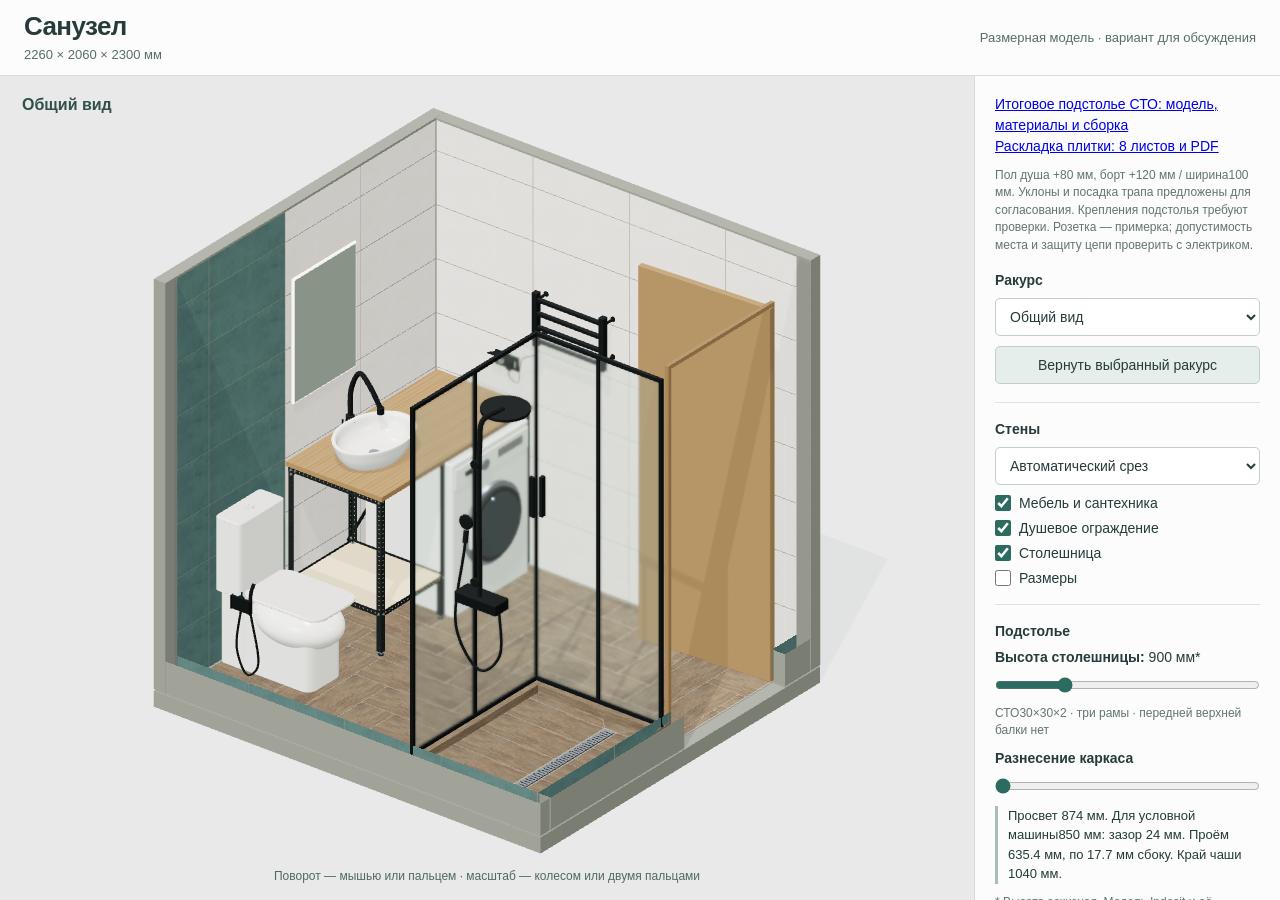
<file: index.html>
<!doctype html>
<html lang="ru"><head><meta charset="utf-8"><meta name="viewport" content="width=device-width,initial-scale=1"><title>Санузел — размерная 3D-модель</title><link rel="icon" href="data:,"><link rel="stylesheet" href="style.css"><script type="importmap">{"imports":{"three":"./vendor/three.module.js","three/addons/":"./vendor/"}}</script></head>
<body>
<header><div><h1>Санузел</h1><p>2260 × 2060 × 2300 мм</p></div><span class="header-note">Размерная модель · вариант для обсуждения</span></header>
<main>
  <section id="viewport" aria-label="Интерактивная модель санузла"><div id="loading" role="status">Подготовка 3D…</div><div id="view-caption">Общий вид</div><div id="canvas-wrap"></div><div id="gesture">Поворот — мышью или пальцем · масштаб — колесом или двумя пальцами</div></section>
  <aside>
    <p><a href="./underframe-final/">Итоговое подстолье СТО: модель, материалы и сборка</a></p>
    <p style="margin-bottom:10px"><a href="./tiling/index.html">Раскладка плитки: 8 листов и PDF</a></p>
    <p class="small" style="margin-bottom:18px">Пол душа +80 мм, борт +120 мм / ширина100 мм. Уклоны и посадка трапа предложены для согласования. Крепления подстолья требуют проверки. Розетка — примерка; допустимость места и защиту цепи проверить с электриком.</p>
    <section class="control-section"><label for="camera-view">Ракурс</label><select id="camera-view"><option value="overall">Общий вид</option><option value="plan">План сверху</option><option value="frame">Подстолье</option><option value="entry">От входа</option><option value="north">Верхняя стена</option><option value="west">Левая стена</option><option value="south">Нижняя стена</option><option value="east">Правая стена</option></select><button id="reset-view" type="button">Вернуть выбранный ракурс</button></section>
    <section class="control-section"><label for="wall-mode">Стены</label><select id="wall-mode"><option value="auto">Автоматический срез</option><option value="all">Полностью</option><option value="low">Низкий срез</option><option value="none">Скрыть</option></select><div class="check-list"><label><input id="show-fixtures" type="checkbox" checked>Мебель и сантехника</label><label><input id="show-glass" type="checkbox" checked>Душевое ограждение</label><label><input id="show-counter" type="checkbox" checked>Столешница</label><label><input id="show-dimensions" type="checkbox">Размеры</label></div></section>
    <section class="control-section"><h2>Подстолье</h2><label for="counter-height">Высота столешницы: <output id="height-value">900 мм*</output></label><input id="counter-height" type="range" min="875" max="975" step="25" value="900"><p class="small">СТО30×30×2 · три рамы · передней верхней балки нет</p><label for="explode">Разнесение каркаса</label><input id="explode" type="range" min="0" max="100" value="0"><p id="clearance" aria-live="polite"></p><p class="small">* Высота эскизная. Модель Indesit и её монтажные зазоры пока неизвестны.</p></section>
    <section class="control-section"><label for="item-select">Выбрать предмет или деталь</label><select id="item-select"><option value="">Нажмите на предмет в модели</option></select><div id="selection" aria-live="polite"><h2>О модели</h2><p>Материалы плитки — с сайта производителя. Предметы построены по известным размерам; их форма упрощена.</p><p class="small">Дверь, высоты приборов и монтажные узлы требуют уточнения. Прочность подстолья не подтверждена.</p></div></section>
    <section class="control-section last"><button id="save-view" type="button">Сохранить вид в PNG</button><a id="saved-view" hidden download>Скачать подготовленный PNG</a><p class="small" id="model-status" role="status">Загрузка модели</p></section>
  </aside>
</main>
<script type="module" src="app.mjs?v=20261113-drain-200"></script>
</body></html>
</file>
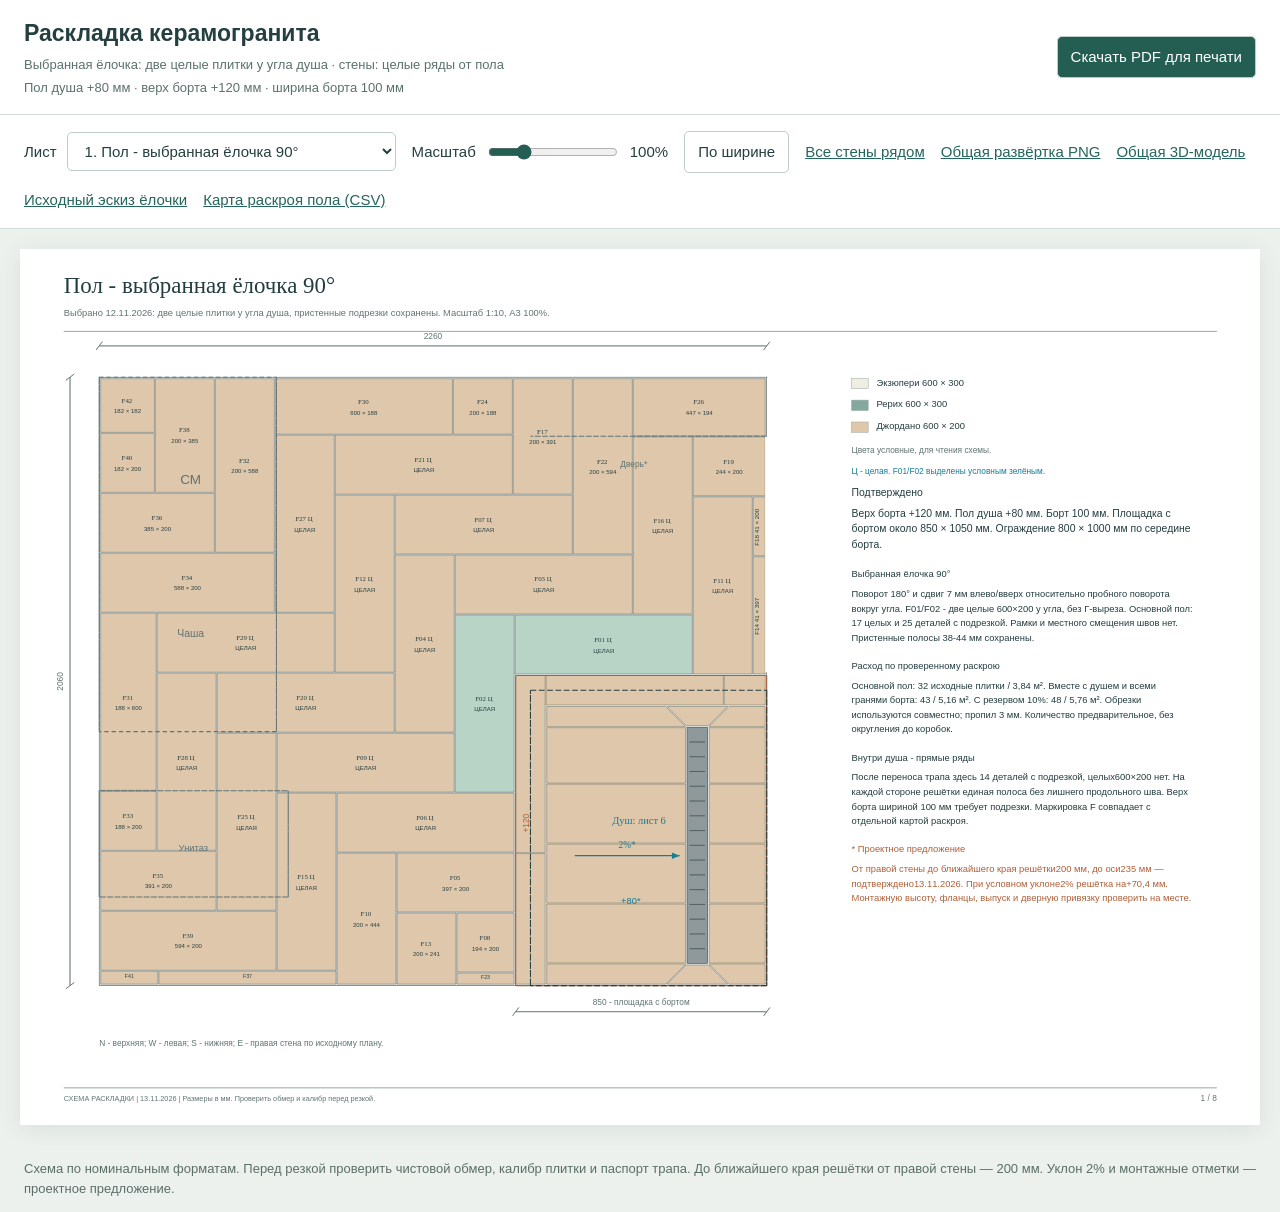
<file: tiling/index.html>
<!doctype html><html lang="ru"><head><meta charset="utf-8"><meta name="viewport" content="width=device-width,initial-scale=1"><title>Санузел - раскладка плитки</title><style>
*{box-sizing:border-box}body{margin:0;font:15px/1.5 'Segoe UI',Arial,sans-serif;background:#edf1ee;color:#253e40}header,nav{padding:16px 24px;background:#fff;border-bottom:1px solid #d2dcd6}header{display:flex;align-items:center;justify-content:space-between;gap:20px;flex-wrap:wrap}h1{font-size:23px;margin:0}p{margin:4px 0 0;color:#5c716d;font-size:13px}a{color:#24665d}nav{display:flex;align-items:center;gap:16px;flex-wrap:wrap;position:sticky;top:0;z-index:2}label{display:flex;align-items:center;gap:10px}select,button,.pdf{font:inherit;padding:9px 13px;border:1px solid #bdcdc5;border-radius:5px;background:#fff;color:#253e40}.pdf{background:#245e53;color:white;text-decoration:none}input{accent-color:#245e53}#paper{overflow:auto;padding:20px;min-height:60vh}#drawing{margin:auto;background:#fff;box-shadow:0 4px 22px #21403118}svg{display:block;width:100%;height:auto}footer{padding:14px 24px;font-size:13px;color:#5b6e68}#zoom{width:130px}@media(max-width:650px){header,nav{padding:12px}nav{gap:10px;position:static}label{flex-wrap:wrap}#paper{padding:8px}h1{font-size:20px}.pdf{font-size:14px}}
</style></head><body><header><div><h1>Раскладка керамогранита</h1><p>Выбранная ёлочка: две целые плитки у угла душа · стены: целые ряды от пола</p><p>Пол душа +80 мм · верх борта +120 мм · ширина борта 100 мм</p></div><a class="pdf" href="scheme.pdf?v=20261113-drain-200" download>Скачать PDF для печати</a></header><nav><label>Лист <select id="sheet" aria-label="Лист схемы"></select></label><label>Масштаб <input id="zoom" aria-label="Масштаб листа" type="range" min="50" max="250" step="10" value="100"><output id="zoom-value">100%</output></label><button id="fit">По ширине</button><a href="?sheet=8">Все стены рядом</a><a href="walls-horizontal.png?v=20261113-drain-200">Общая развёртка PNG</a><a href="../index.html">Общая 3D-модель</a><a href="selected-floor.png?v=20261113-drain-200">Исходный эскиз ёлочки</a><a href="floor-cutting.csv?v=20261113-drain-200" download>Карта раскроя пола (CSV)</a></nav><main id="paper"><div id="drawing" role="img" aria-label="Лист раскладки плитки">Загрузка схемы…</div></main><footer>Схема по номинальным форматам. Перед резкой проверить чистовой обмер, калибр плитки и паспорт трапа. До ближайшего края решётки от правой стены — 200 мм. Уклон 2% и монтажные отметки — проектное предложение.</footer><script type="module">
const sheets=await fetch('./sheets.json?v=20261113-drain-200').then(r=>{if(!r.ok)throw Error('Не удалось загрузить листы');return r.json()});const select=document.querySelector('#sheet'),drawing=document.querySelector('#drawing'),zoom=document.querySelector('#zoom');for(const [i,s]of sheets.entries()){const o=document.createElement('option');o.value=i;o.textContent=`${i+1}. ${s.title}`;select.append(o)}
const n=Number(new URL(location.href).searchParams.get('sheet'));if(Number.isInteger(n)&&n>=1&&n<=sheets.length)select.value=n-1;
function fit(){const w=document.querySelector('#paper').clientWidth-40;drawing.style.width=`${Math.min(1600,Math.max(320,w))*Number(zoom.value)/100}px`;document.querySelector('#zoom-value').textContent=zoom.value+'%'}function show(){const s=sheets[Number(select.value)];drawing.innerHTML=s.svg;drawing.setAttribute('aria-label',s.title);fit();document.title=s.title+' - раскладка санузла'}select.addEventListener('change',show);zoom.addEventListener('input',fit);document.querySelector('#fit').onclick=()=>{zoom.value=100;fit()};window.addEventListener('resize',fit);show();document.documentElement.dataset.ready='true';
</script></body></html>
</file>
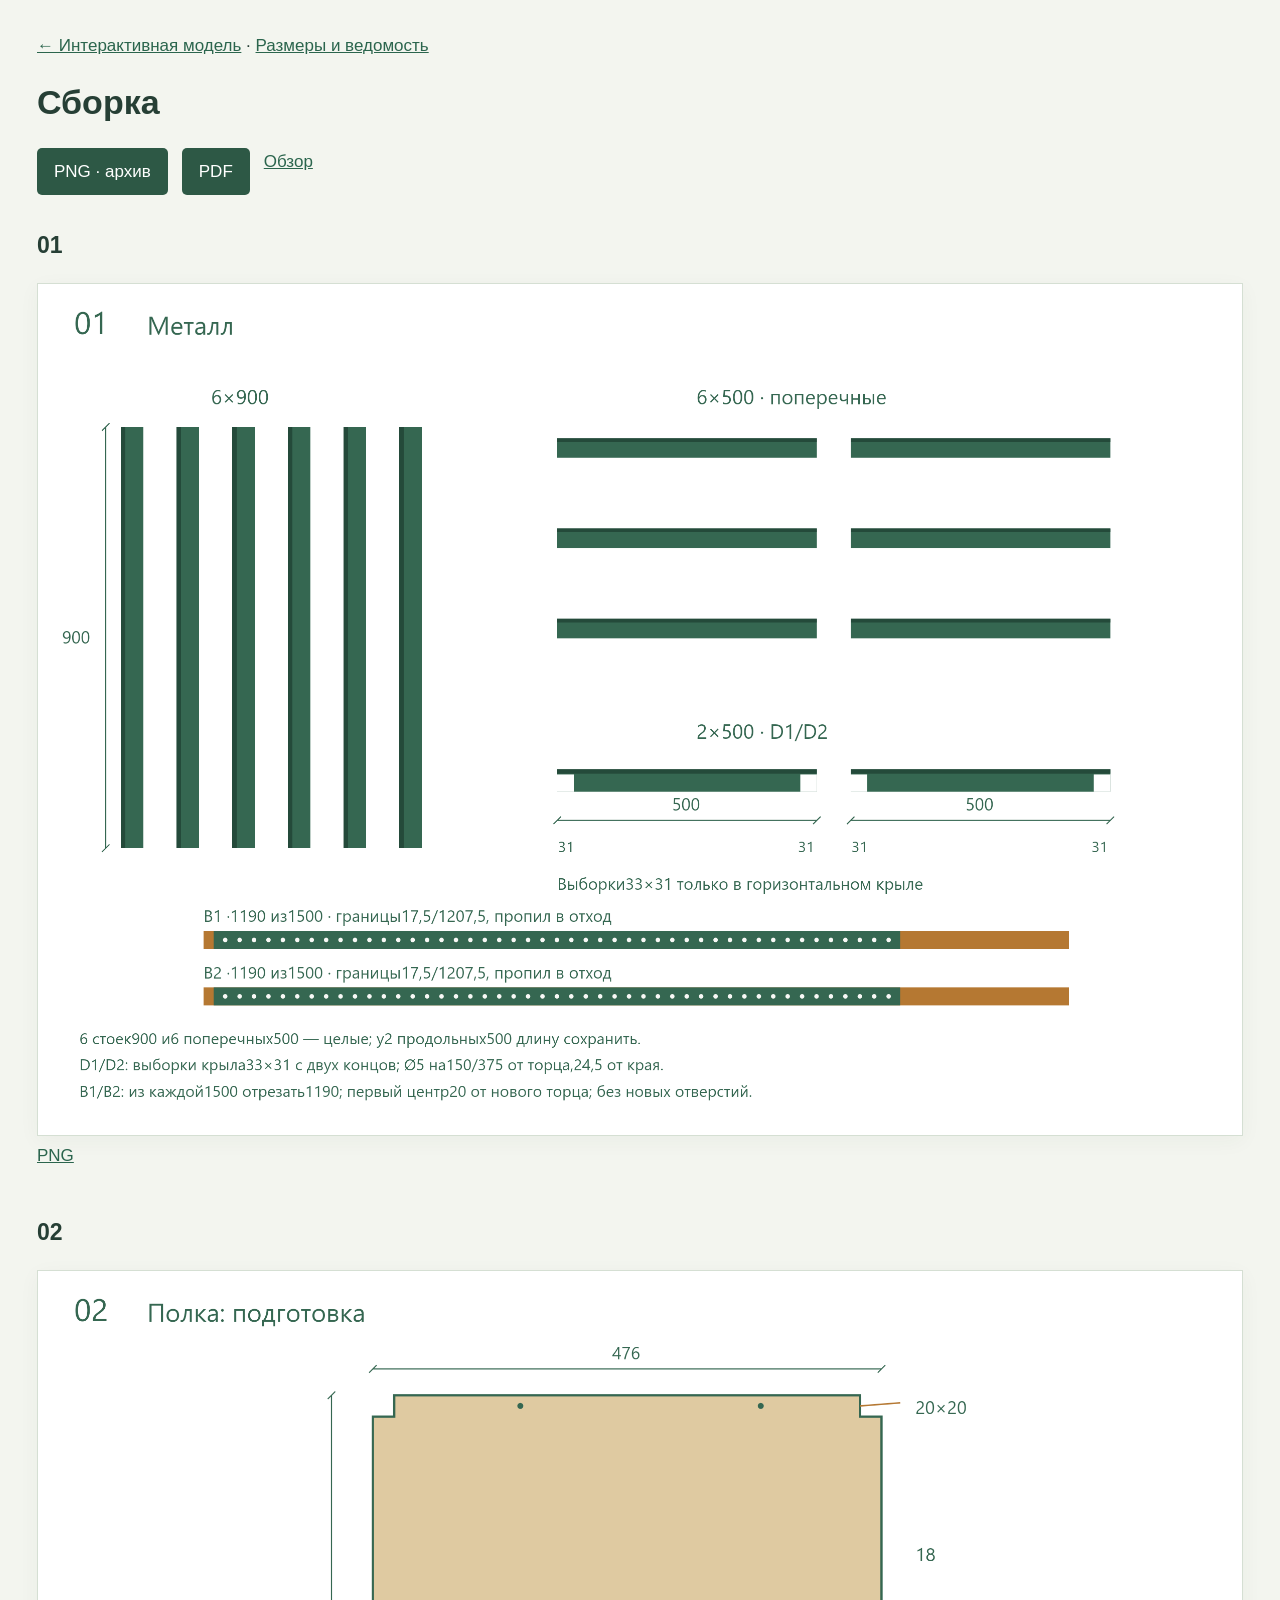
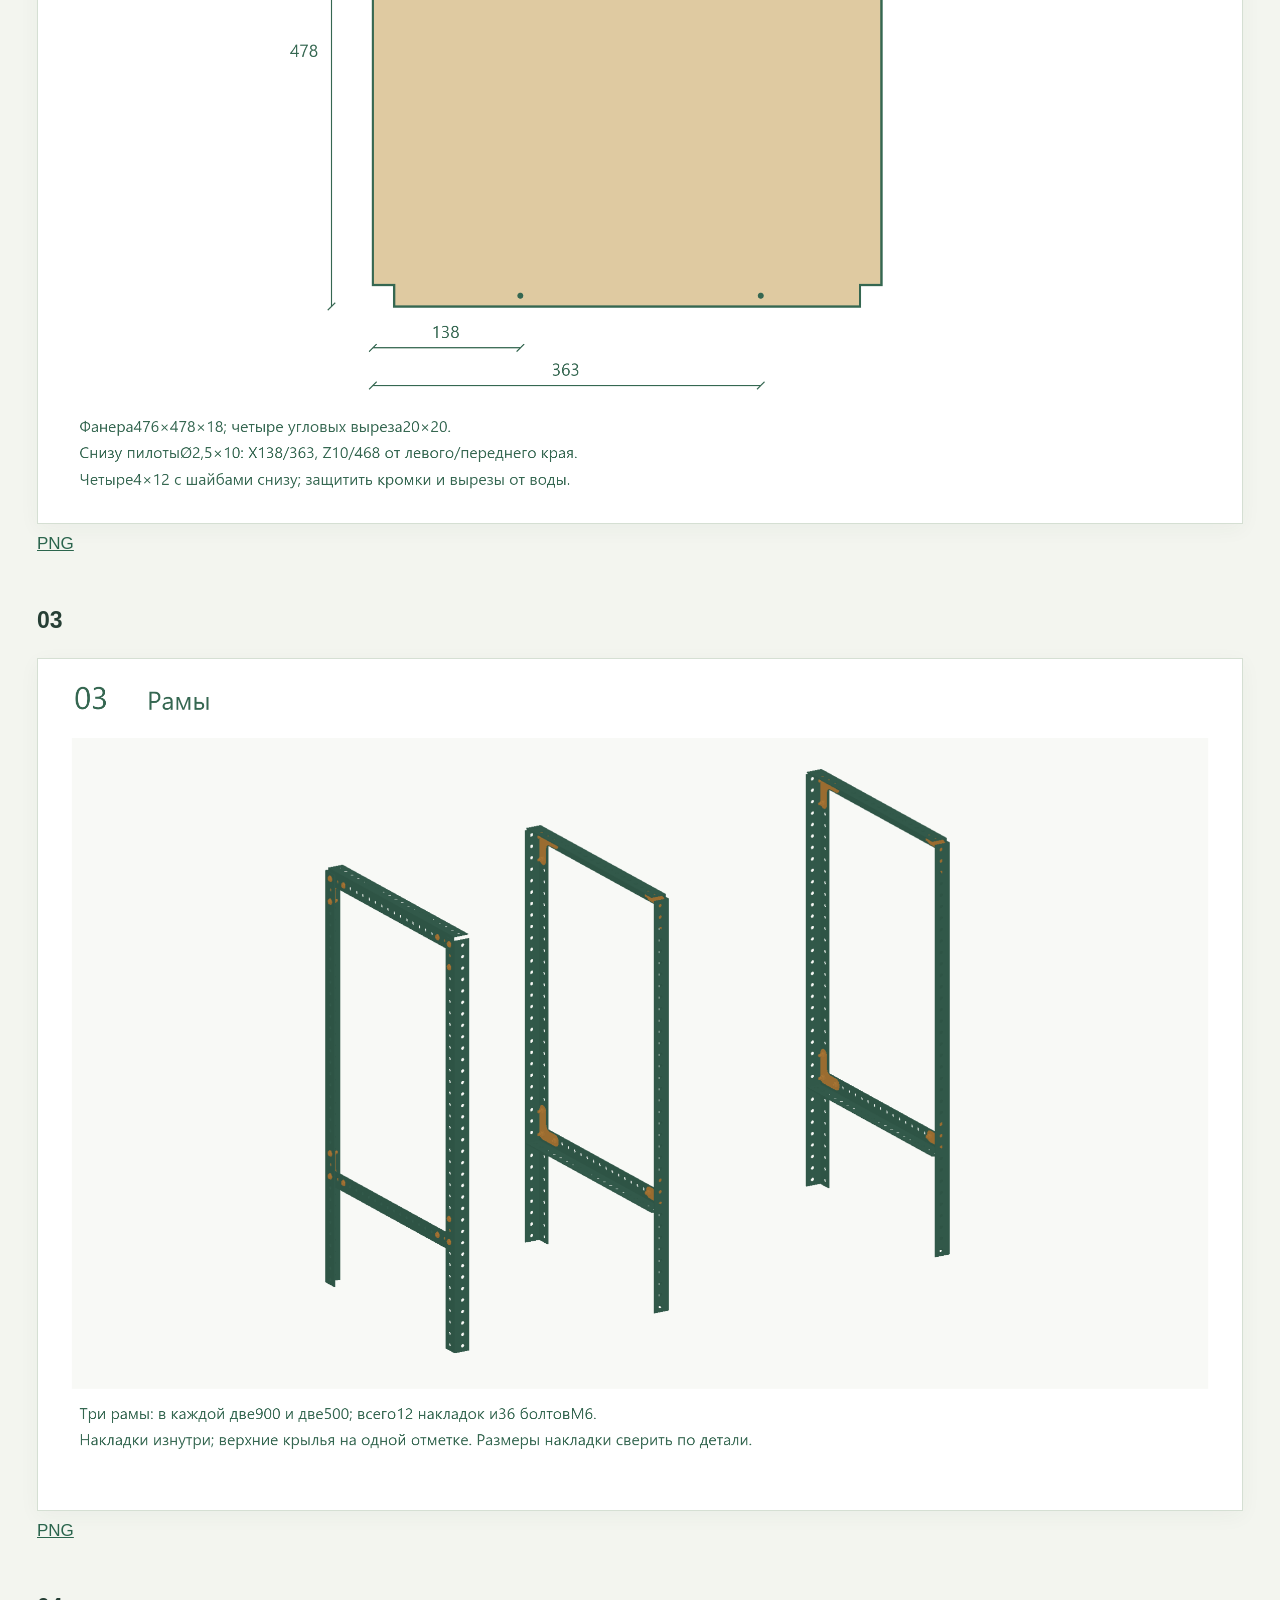
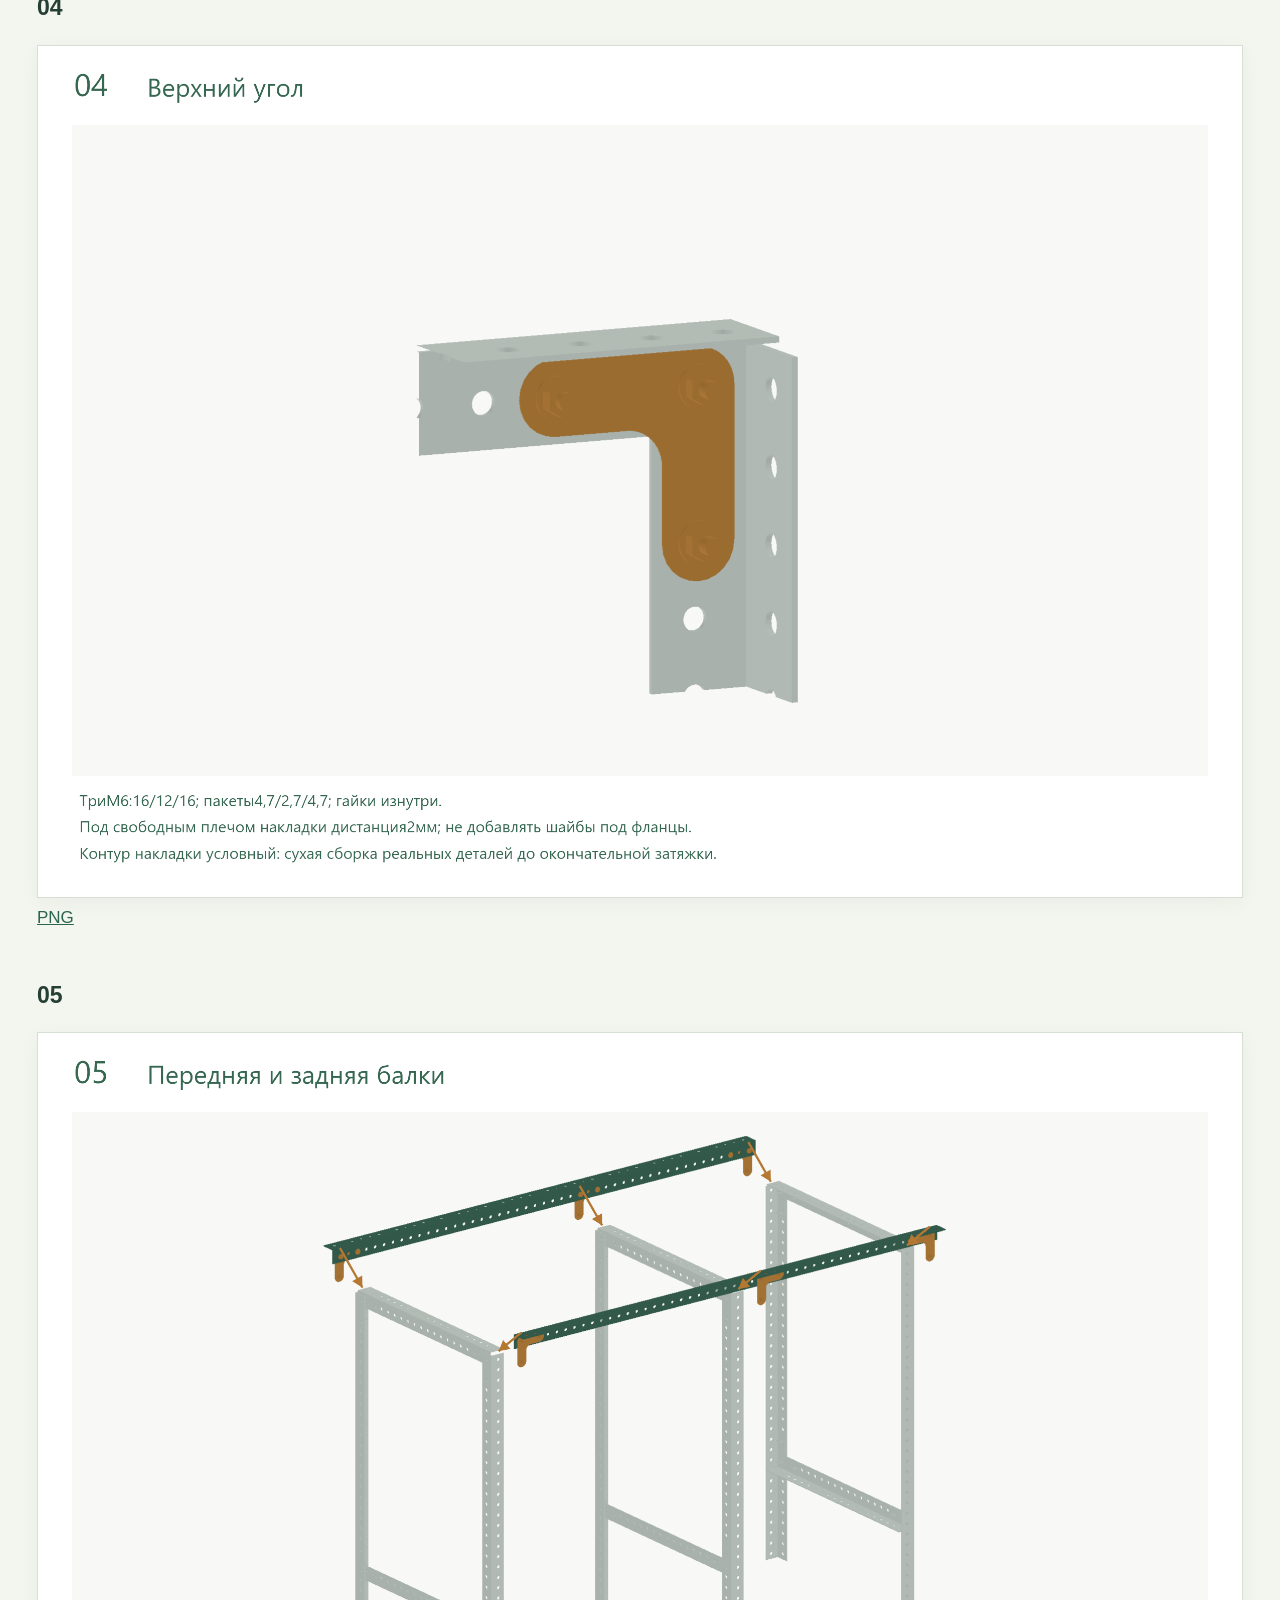
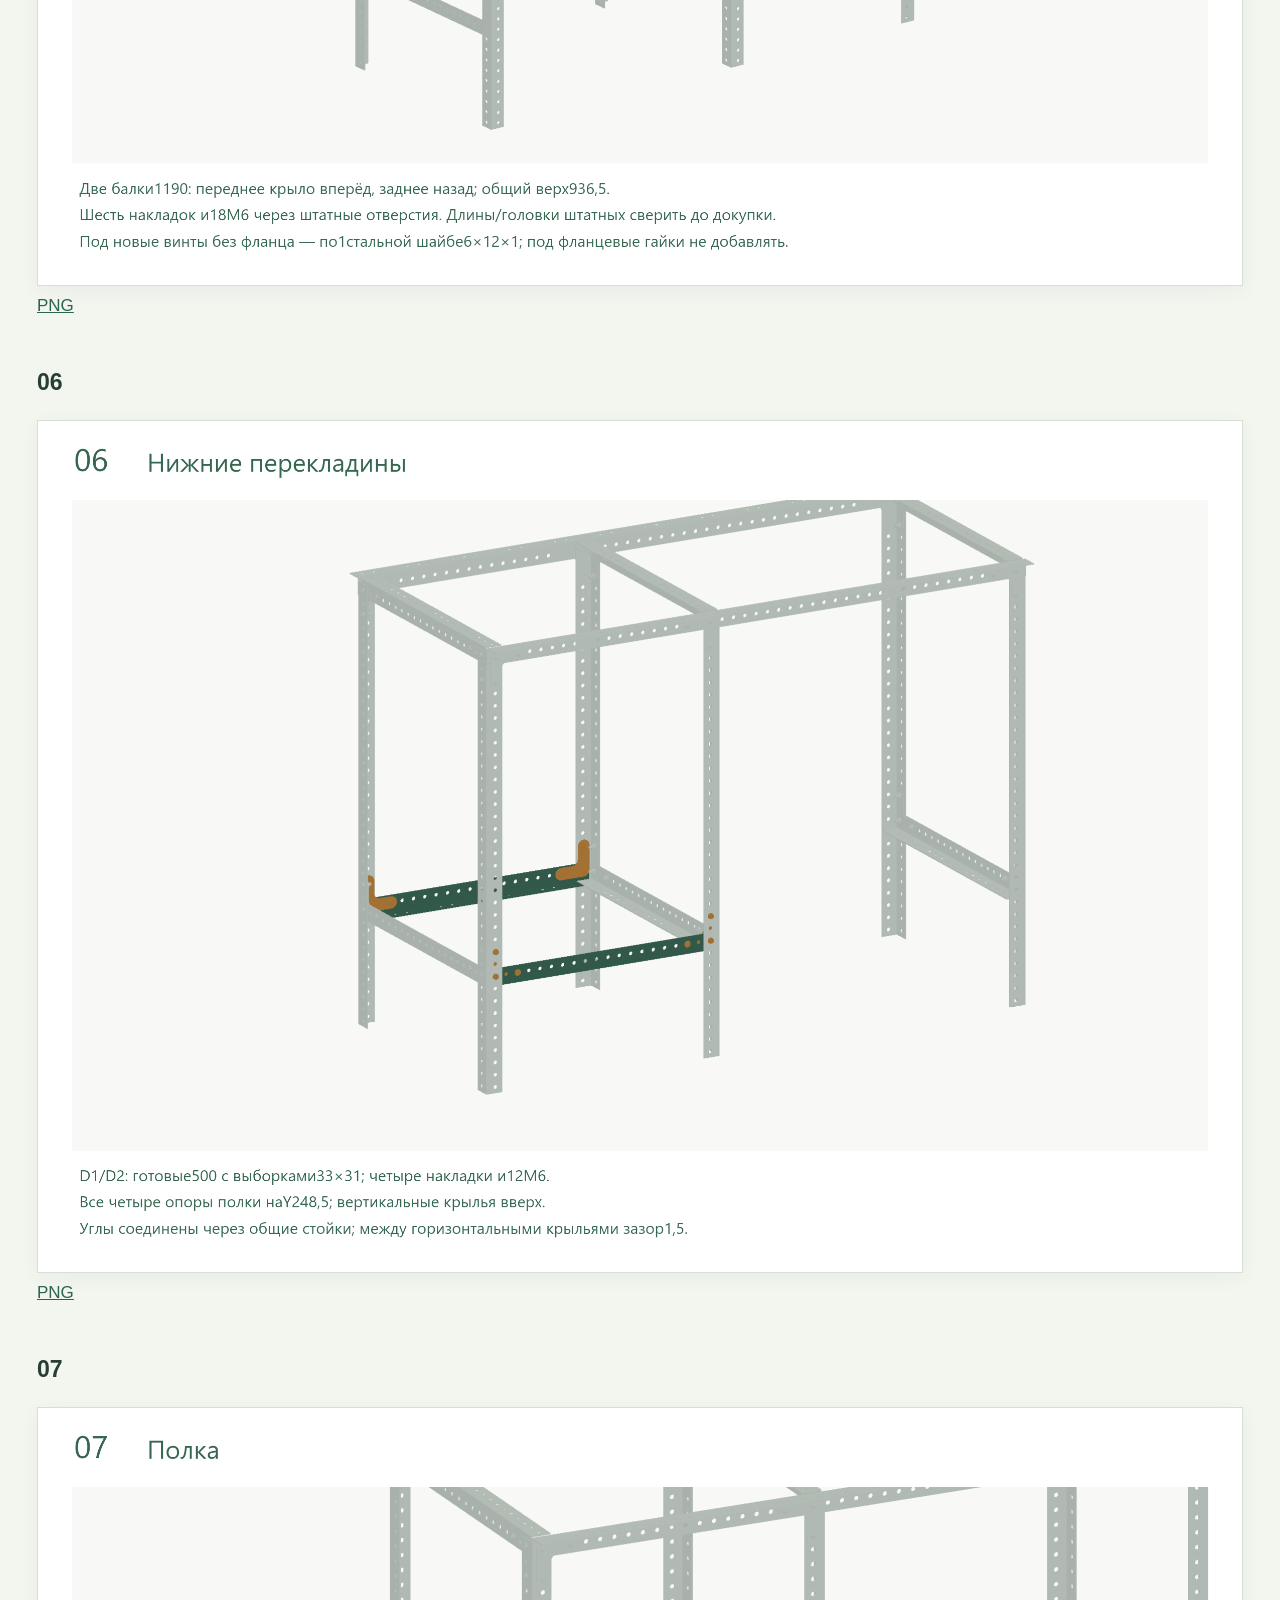
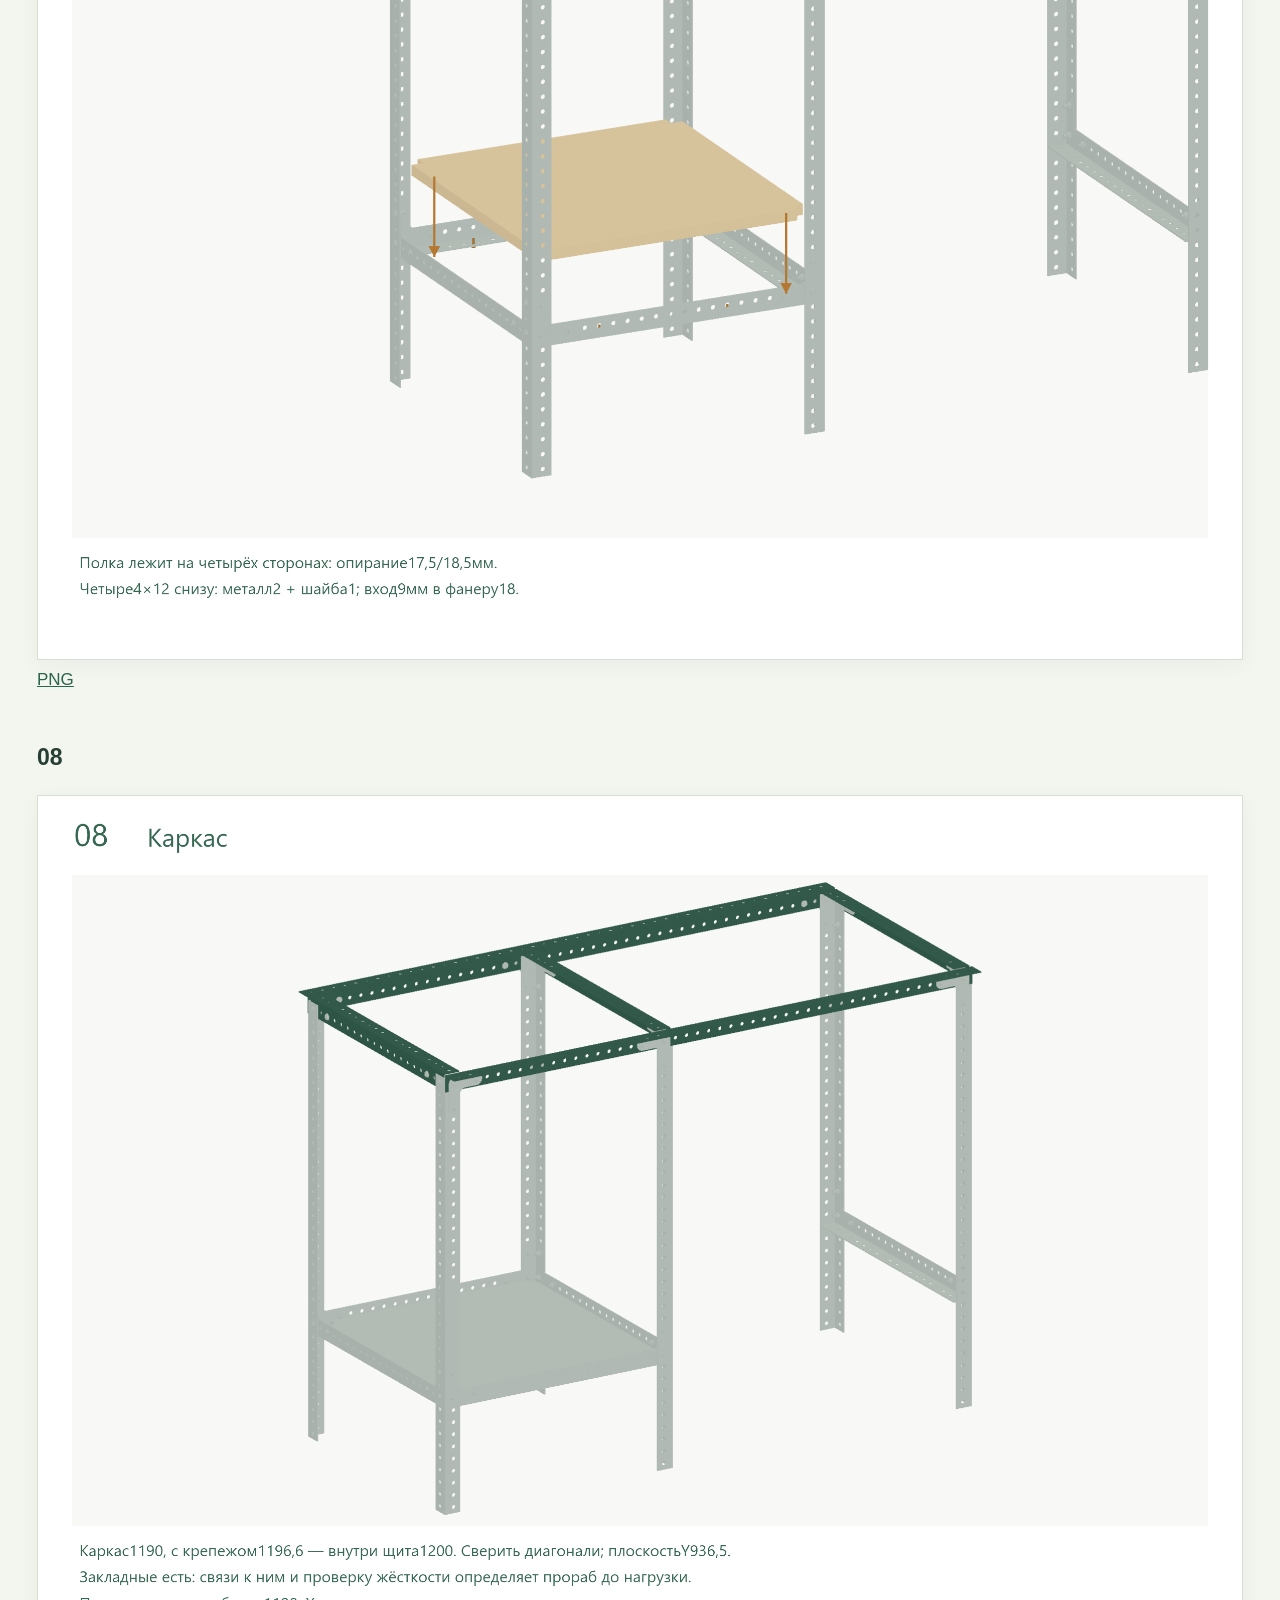
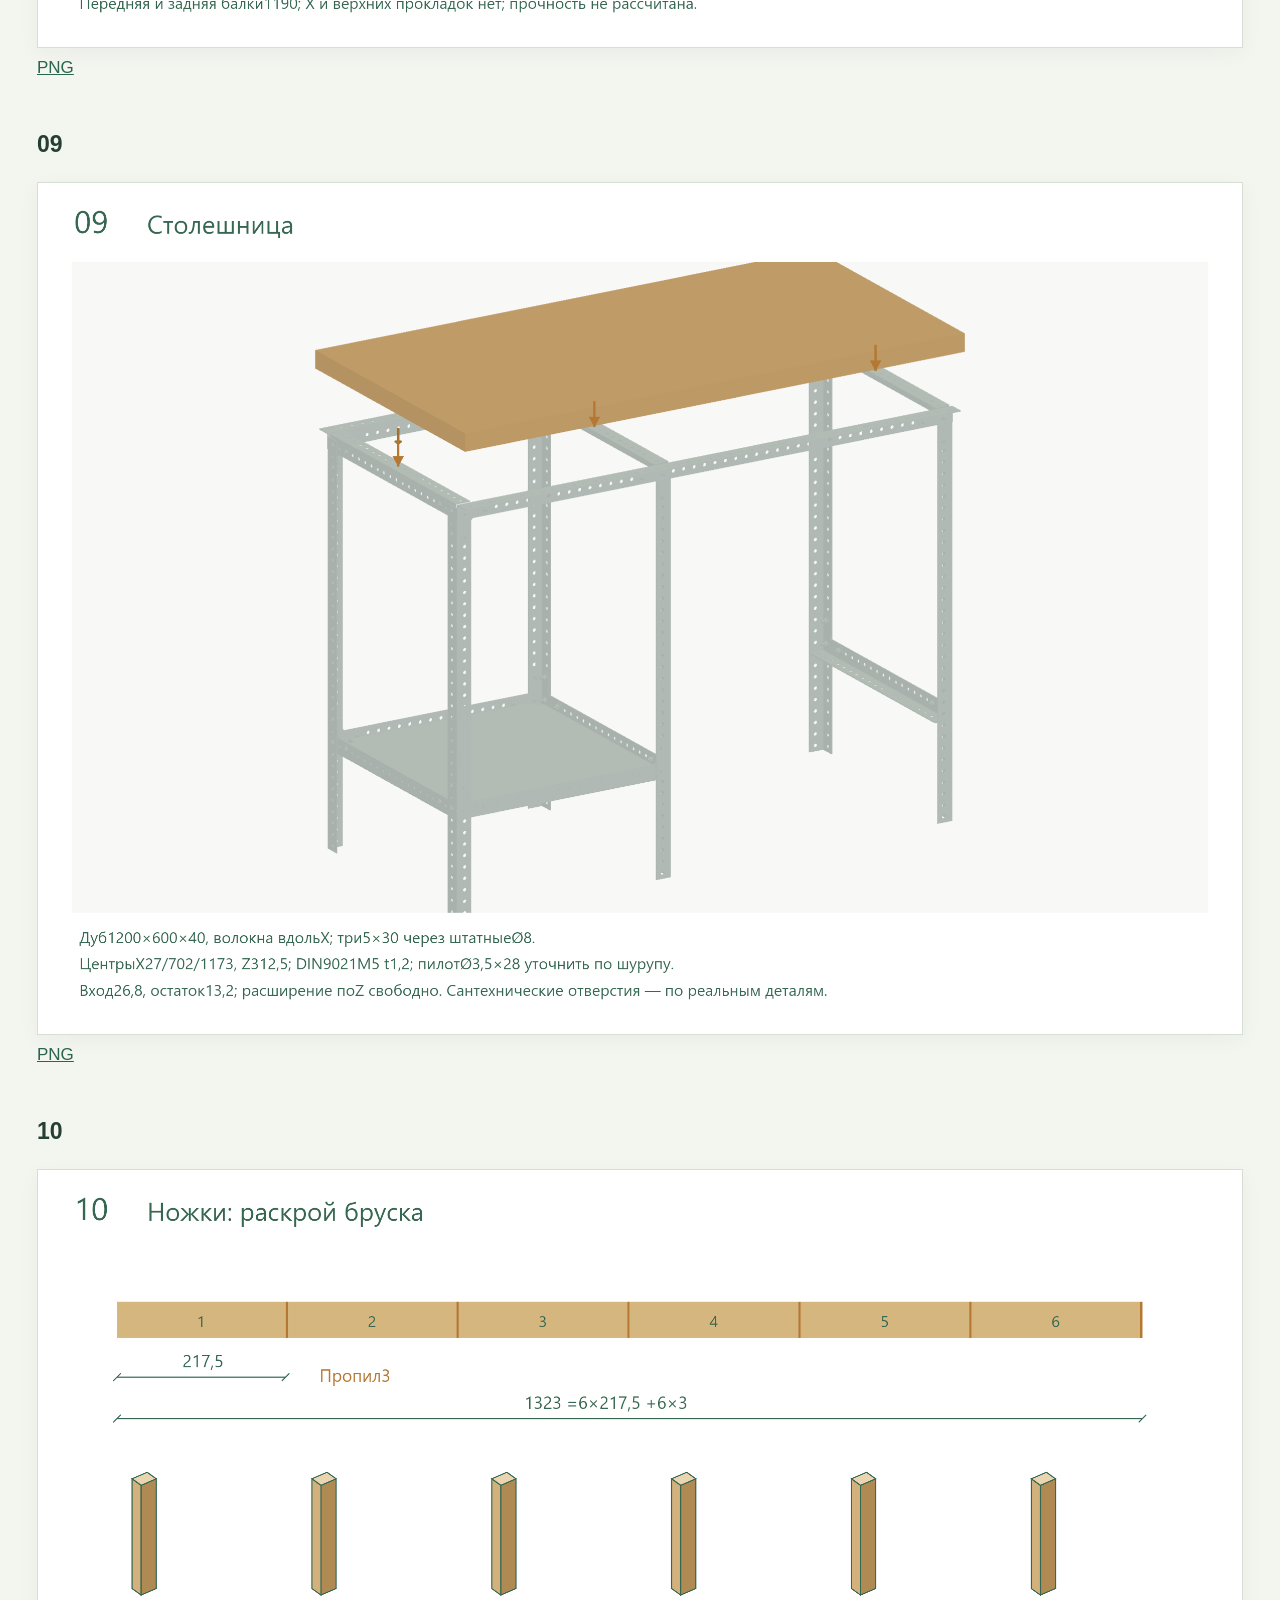
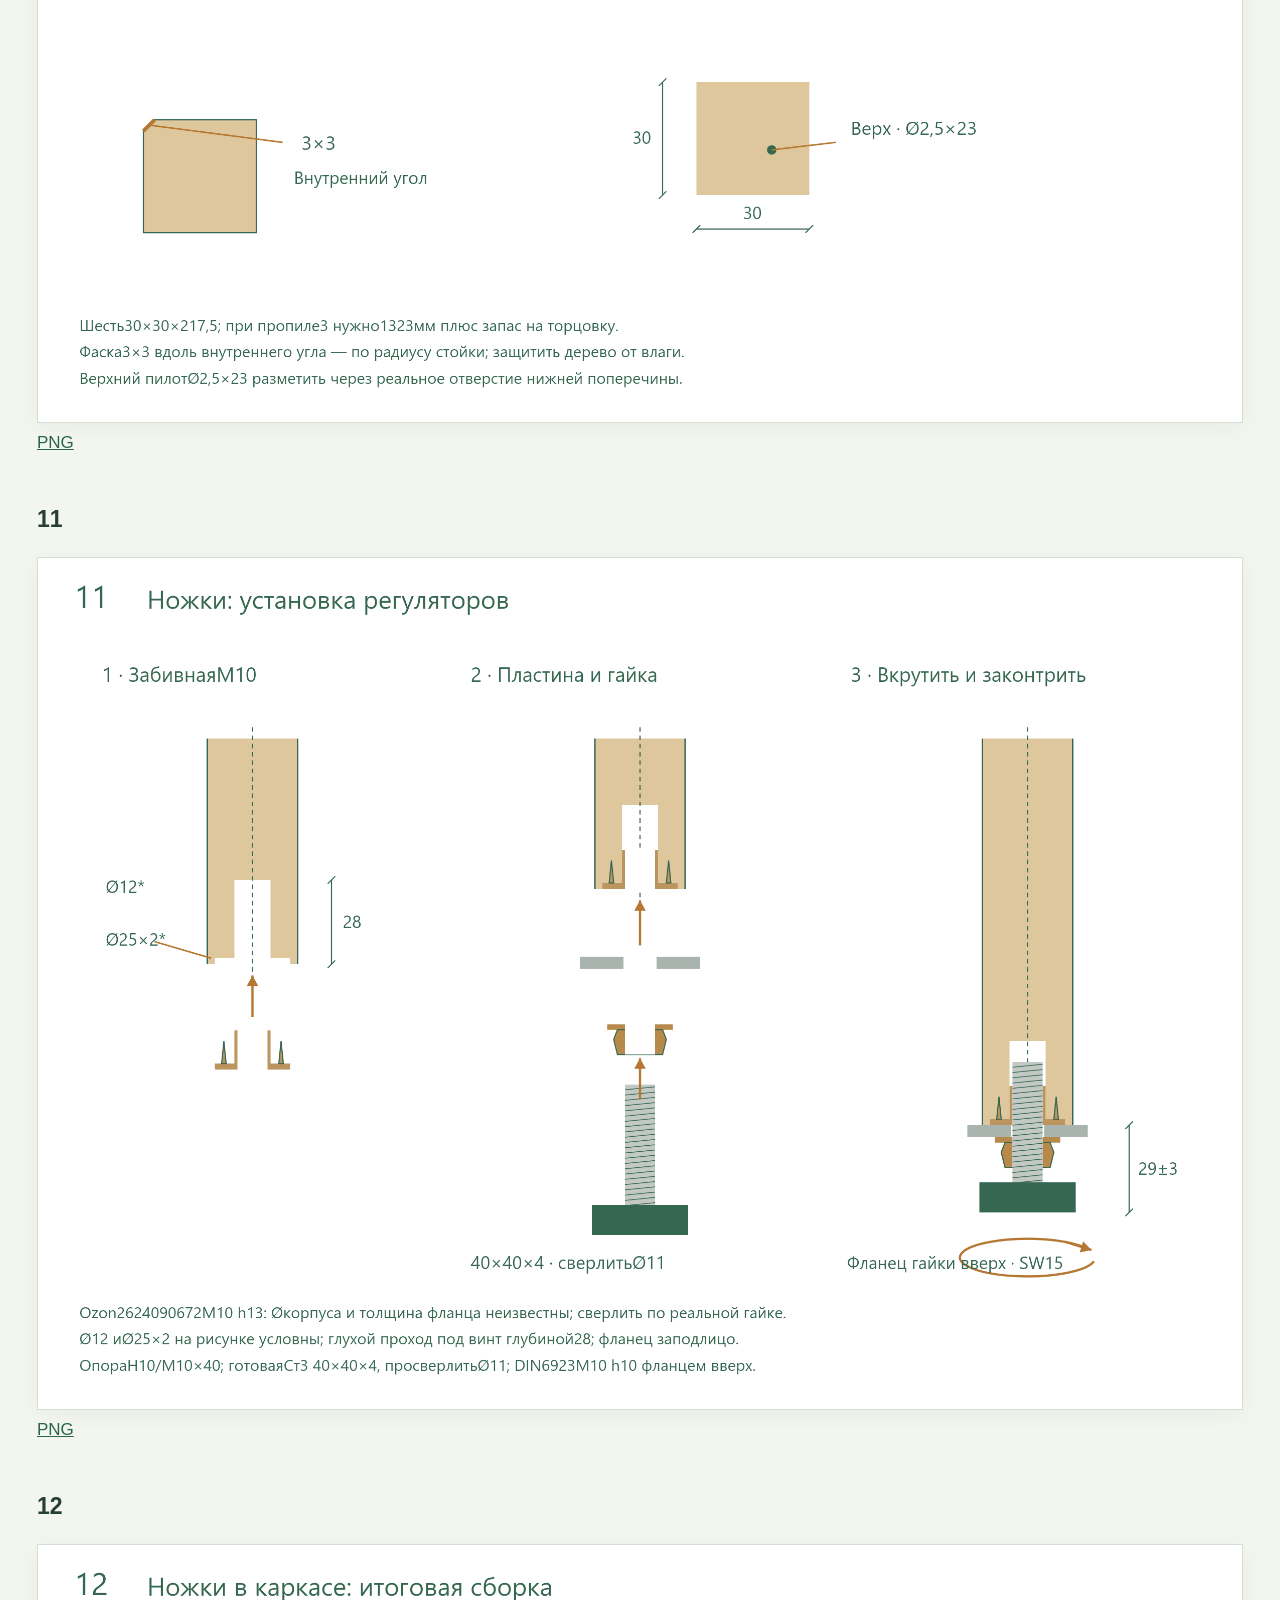
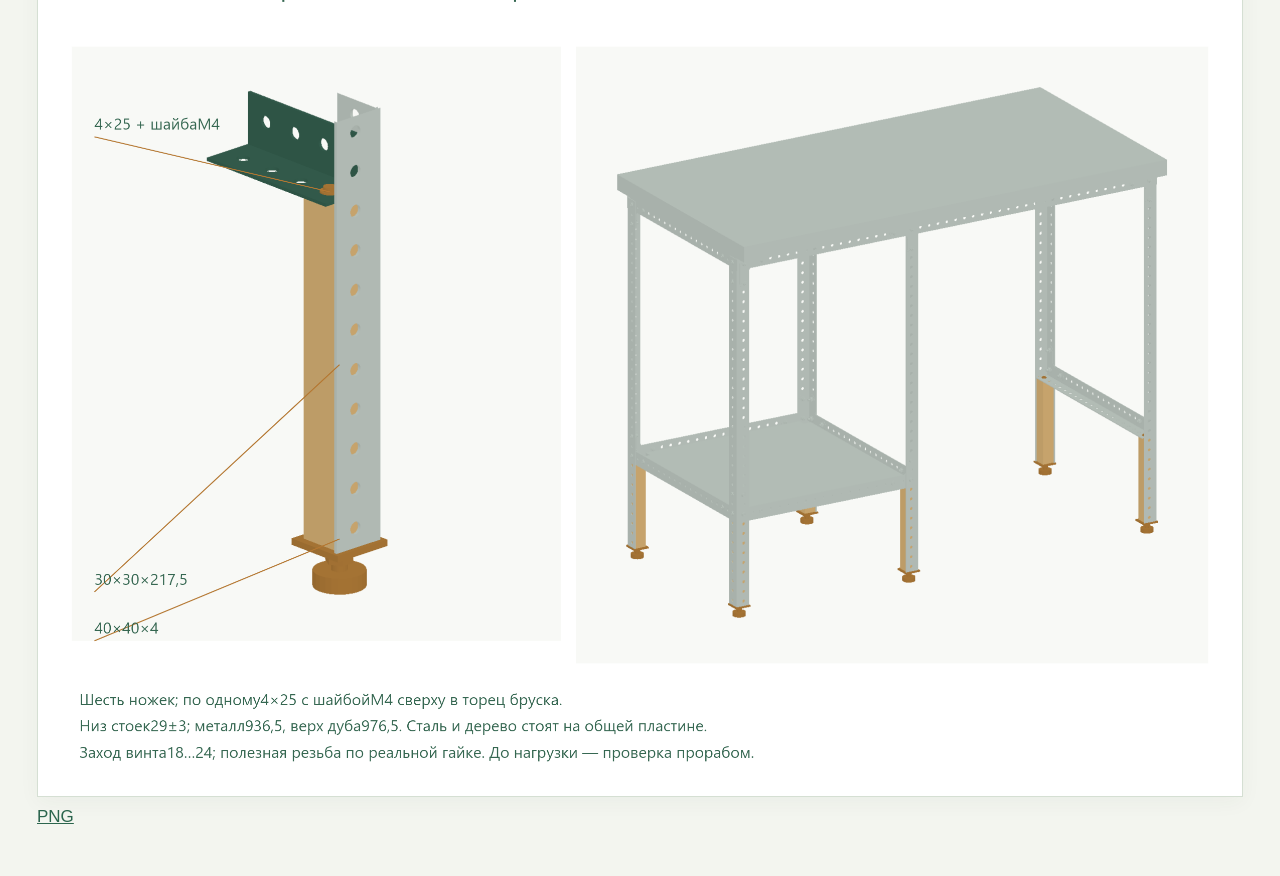
<file: underframe-final/assembly/index.html>
<!doctype html><html lang="ru"><meta charset="utf-8"><meta name="viewport" content="width=device-width,initial-scale=1">
<title>Сборка подстолья — 12 отдельных картинок</title>
<style>*{box-sizing:border-box}body{margin:32px auto;max-width:1250px;padding:0 22px;background:#f3f5ef;color:#263f35;font:17px/1.6 Segoe UI,Arial}h1{font-size:34px;line-height:1.2}h2{font-size:23px}a{color:#2b654d}nav{display:flex;gap:14px;flex-wrap:wrap;margin:25px 0}.button{display:inline-block;padding:10px 17px;background:#2d5845;color:white;border-radius:5px;text-decoration:none}.note{padding:16px 20px;border-left:4px solid #b07732;background:#f0e3ce}article{margin:32px 0 45px}img{display:block;width:100%;height:auto;border:1px solid #d5dfd3;background:white;box-shadow:0 5px 20px #2946310b}article p{margin-top:6px}@media print{nav,.note,.intro{display:none}body{margin:0;padding:0}article{break-after:page;margin:0}article h2,article p{display:none}img{border:0}}</style>
<p class="intro"><a href="../index.html">← Интерактивная модель</a> · <a href="../plans/index.html">Размеры и ведомость</a></p>
<h1>Сборка</h1>
<nav><a class="button" href="assembly-images.zip" download>PNG · архив</a><a class="button" href="instruction.pdf" download>PDF</a><a href="overview.png" target="_blank">Обзор</a></nav>

<article id="01-steel"><h2>01</h2>
<a href="images/01-steel.png" target="_blank"><img src="images/01-steel.png" alt="Лист 1: Металл" loading="eager" width="2400" height="1697"></a>
<p><a href="images/01-steel.png" download>PNG</a></p></article>
<article id="02-wood"><h2>02</h2>
<a href="images/02-wood.png" target="_blank"><img src="images/02-wood.png" alt="Лист 2: Полка: подготовка" loading="lazy" width="2400" height="1697"></a>
<p><a href="images/02-wood.png" download>PNG</a></p></article>
<article id="03-frames"><h2>03</h2>
<a href="images/03-frames.png" target="_blank"><img src="images/03-frames.png" alt="Лист 3: Рамы" loading="lazy" width="2400" height="1697"></a>
<p><a href="images/03-frames.png" download>PNG</a></p></article>
<article id="04-top-joint"><h2>04</h2>
<a href="images/04-top-joint.png" target="_blank"><img src="images/04-top-joint.png" alt="Лист 4: Верхний угол" loading="lazy" width="2400" height="1697"></a>
<p><a href="images/04-top-joint.png" download>PNG</a></p></article>
<article id="05-rear"><h2>05</h2>
<a href="images/05-rear.png" target="_blank"><img src="images/05-rear.png" alt="Лист 5: Передняя и задняя балки" loading="lazy" width="2400" height="1697"></a>
<p><a href="images/05-rear.png" download>PNG</a></p></article>
<article id="06-lower"><h2>06</h2>
<a href="images/06-lower.png" target="_blank"><img src="images/06-lower.png" alt="Лист 6: Нижние перекладины" loading="lazy" width="2400" height="1697"></a>
<p><a href="images/06-lower.png" download>PNG</a></p></article>
<article id="07-shelf"><h2>07</h2>
<a href="images/07-shelf.png" target="_blank"><img src="images/07-shelf.png" alt="Лист 7: Полка" loading="lazy" width="2400" height="1697"></a>
<p><a href="images/07-shelf.png" download>PNG</a></p></article>
<article id="08-frame"><h2>08</h2>
<a href="images/08-frame.png" target="_blank"><img src="images/08-frame.png" alt="Лист 8: Каркас" loading="lazy" width="2400" height="1697"></a>
<p><a href="images/08-frame.png" download>PNG</a></p></article>
<article id="09-countertop"><h2>09</h2>
<a href="images/09-countertop.png" target="_blank"><img src="images/09-countertop.png" alt="Лист 9: Столешница" loading="lazy" width="2400" height="1697"></a>
<p><a href="images/09-countertop.png" download>PNG</a></p></article>
<article id="10-foot-cut"><h2>10</h2>
<a href="images/10-foot-cut.png" target="_blank"><img src="images/10-foot-cut.png" alt="Лист 10: Ножки: раскрой бруска" loading="lazy" width="2400" height="1697"></a>
<p><a href="images/10-foot-cut.png" download>PNG</a></p></article>
<article id="11-foot-adjusters"><h2>11</h2>
<a href="images/11-foot-adjusters.png" target="_blank"><img src="images/11-foot-adjusters.png" alt="Лист 11: Ножки: установка регуляторов" loading="lazy" width="2400" height="1697"></a>
<p><a href="images/11-foot-adjusters.png" download>PNG</a></p></article>
<article id="12-final"><h2>12</h2>
<a href="images/12-final.png" target="_blank"><img src="images/12-final.png" alt="Лист 12: Ножки в каркасе: итоговая сборка" loading="lazy" width="2400" height="1697"></a>
<p><a href="images/12-final.png" download>PNG</a></p></article></html>
</file>
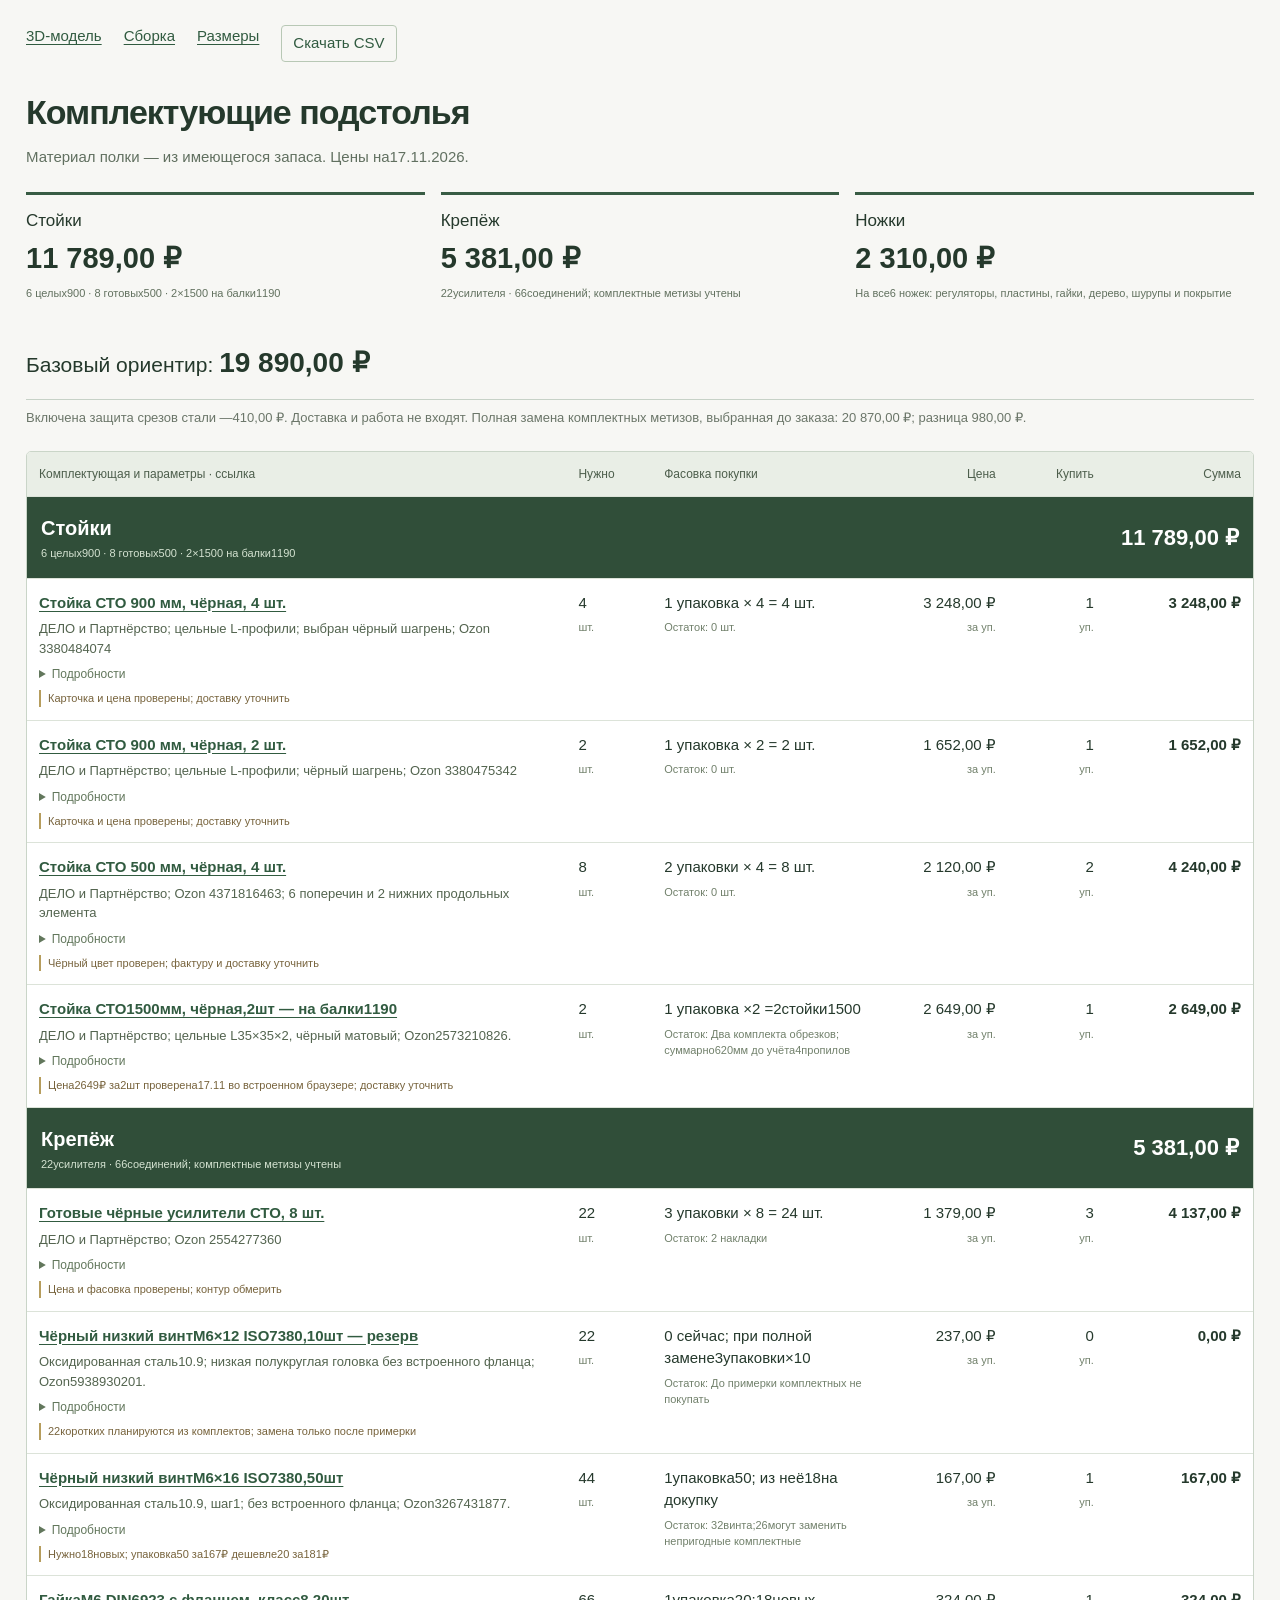
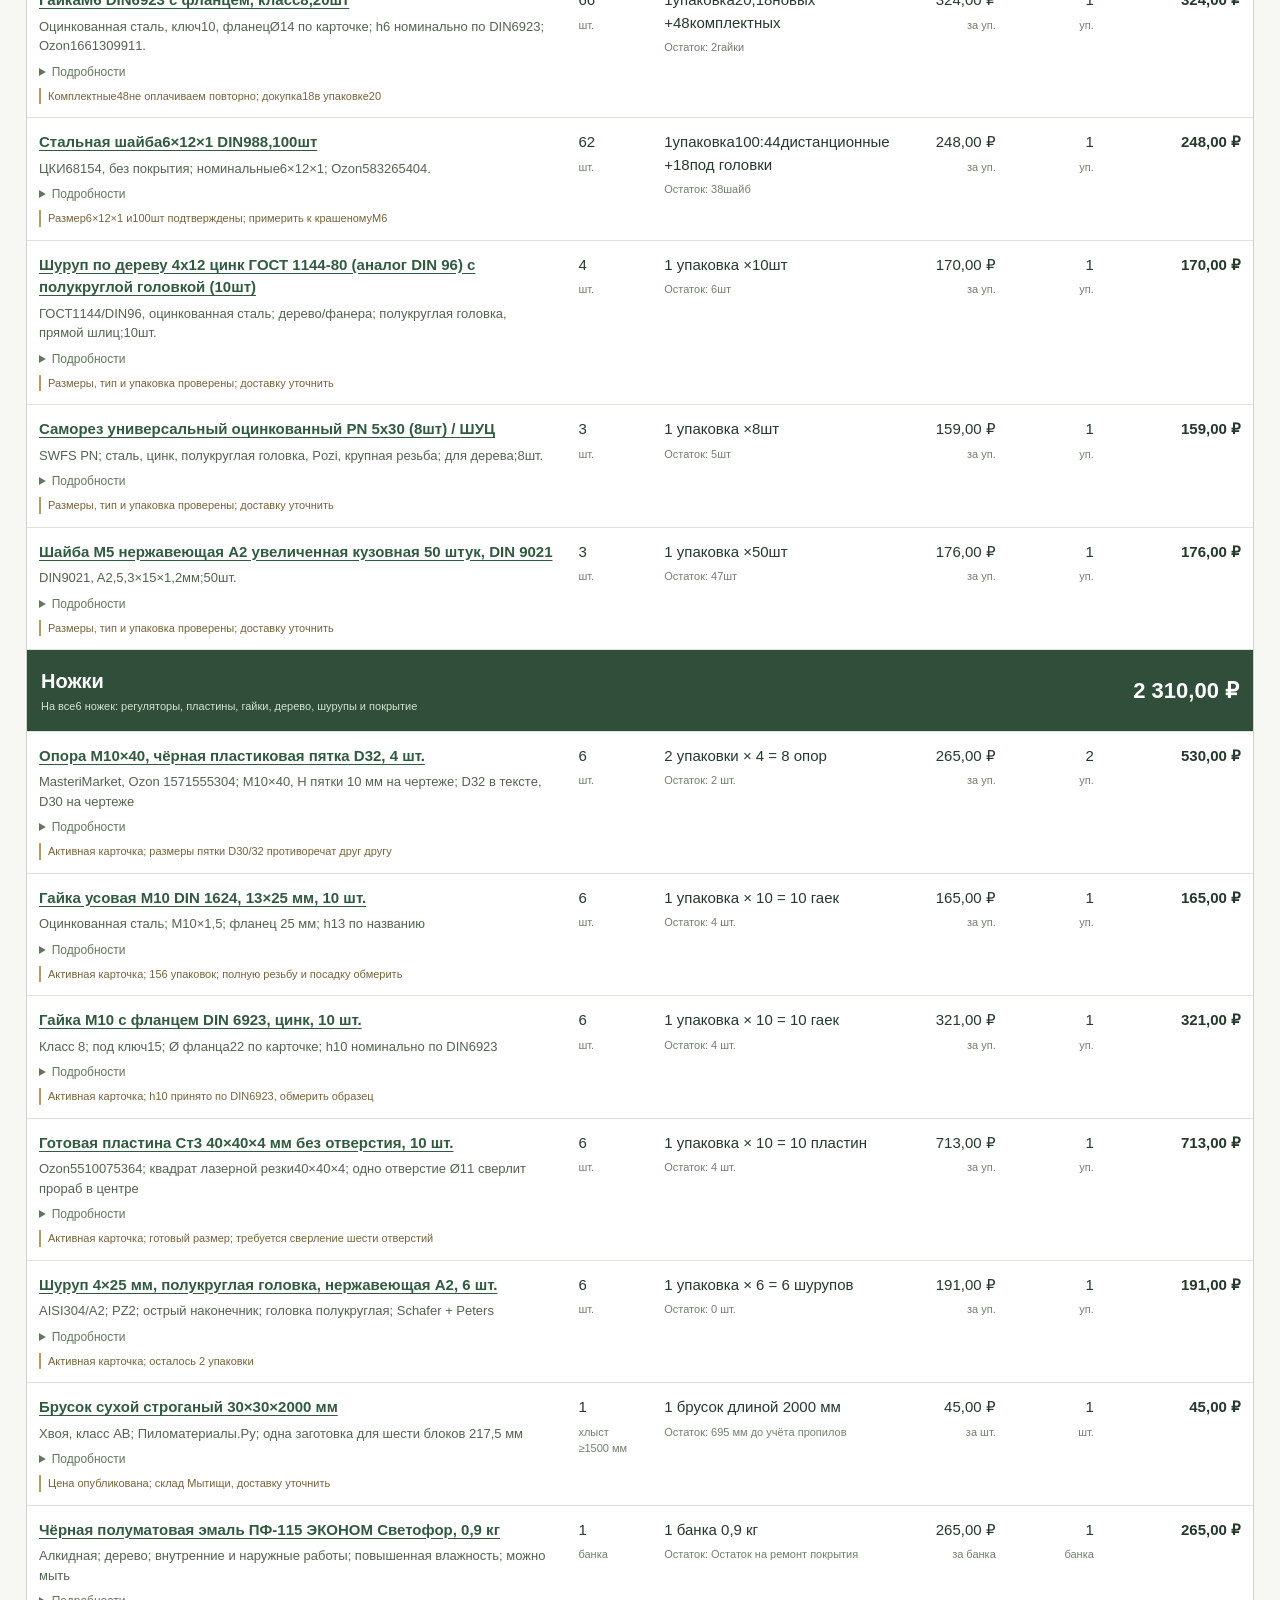
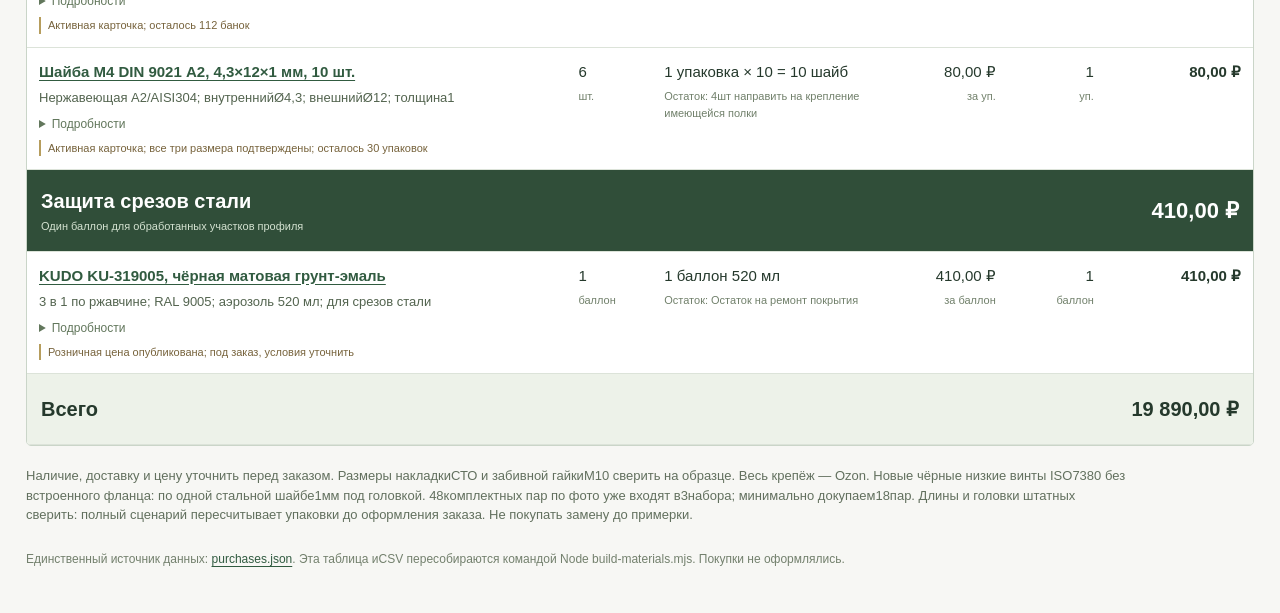
<file: underframe-final/materials/index.html>
<!doctype html><html lang="ru"><head><meta charset="utf-8"><meta name="viewport" content="width=device-width,initial-scale=1"><title>Комплектующие подстолья</title><style>
*{box-sizing:border-box}body{margin:0;background:#f7f7f4;color:#25392c;font:15px/1.5 Segoe UI,Arial}main{max-width:1500px;margin:auto;padding:25px 26px 45px}nav{display:flex;gap:22px;flex-wrap:wrap;margin-bottom:25px}a{color:#315b40;text-underline-offset:3px}h1{font-size:34px;font-weight:550;letter-spacing:-1px;margin:0 0 8px}.intro{color:#617060;margin-top:4px}.totals{display:grid;grid-template-columns:repeat(3,1fr);gap:16px;margin:24px 0 12px}.totals article{border-top:3px solid #385c44;padding:13px 0;background:transparent}.totals h2{font-size:17px;margin:0;font-weight:500}.totals strong{display:block;font-size:29px;font-weight:600;margin:3px 0}.totals small{color:#62715f}.grand{font-size:21px;padding:15px 0;border-bottom:1px solid #c7d2c7;margin:0 0 8px}.grand b{font-size:28px}.shared{font-size:13px;color:#6b7669;margin:0 0 24px}.table-wrap{overflow:auto;border:1px solid #cad5c8;border-radius:5px;background:white}table{width:100%;min-width:930px;border-collapse:collapse;table-layout:fixed}thead{font-size:12px;background:#e9eee6;color:#4d5e4c}th,td{text-align:left;padding:13px 12px;border-bottom:1px solid #dce3d9;vertical-align:top}thead th{font-weight:500}.group th{background:#304e39;color:white;padding:16px 14px}.group span{font-size:20px}.group small{display:block;color:#d4e2d1;font-weight:400;margin-top:2px}.group .sum{font-size:22px;white-space:nowrap;text-align:right;vertical-align:middle}.product a{font-weight:600}.product p{font-size:13px;margin:5px 0;color:#53644f}small{font-size:11px;display:block;color:#71806b;margin-top:5px}.status{border-left:2px solid #b69d5d;padding-left:7px;color:#77633c}.price{text-align:right;font-variant-numeric:tabular-nums}details{font-size:12px;margin:7px 0}summary{cursor:pointer;color:#62775c}tfoot{font-size:20px;background:#edf2e9}tfoot td{padding:20px 14px}.note{font-size:13px;color:#62705e;max-width:1100px;margin:20px 0}.button{border:1px solid #b8c8b5;border-radius:4px;padding:6px 11px;text-decoration:none}footer{font-size:12px;color:#73806d;margin-top:25px}@media(max-width:720px){main{padding:18px 14px}.totals{gap:10px}.totals strong{font-size:22px}.totals h2{font-size:15px}.totals small{font-size:10px}h1{font-size:29px}.grand{font-size:17px}.grand b{font-size:24px}nav{font-size:13px;gap:15px}}@media print{nav,.intro,.note,footer,details{display:none}.table-wrap{overflow:visible;border:0}table{min-width:0;font-size:9px}th,td{padding:6px}thead{display:table-header-group}.group{break-after:avoid}tr{break-inside:avoid}main{padding:0}.totals strong{font-size:22px}}
</style></head><body><main><nav><a href="../index.html">3D-модель</a><a href="../assembly/index.html">Сборка</a><a href="../plans/index.html">Размеры</a><a class="button" href="purchases.csv" download>Скачать CSV</a></nav><h1>Комплектующие подстолья</h1><p class="intro">Материал полки — из имеющегося запаса. Цены на17.11.2026.</p><section class="totals"><article><h2>Стойки</h2><strong>11 789,00 ₽</strong><small>6 целых900 · 8 готовых500 · 2×1500 на балки1190</small></article><article><h2>Крепёж</h2><strong>5 381,00 ₽</strong><small>22усилителя · 66соединений; комплектные метизы учтены</small></article><article><h2>Ножки</h2><strong>2 310,00 ₽</strong><small>На все6 ножек: регуляторы, пластины, гайки, дерево, шурупы и покрытие</small></article></section><p class="grand">Базовый ориентир: <b>19 890,00 ₽</b></p><p class="shared">Включена защита срезов стали —410,00 ₽. Доставка и работа не входят. Полная замена комплектных метизов, выбранная до заказа: 20 870,00 ₽; разница 980,00 ₽.</p><div class="table-wrap"><table><colgroup><col style="width:44%"><col style="width:7%"><col style="width:19%"><col style="width:10%"><col style="width:8%"><col style="width:12%"></colgroup><thead><tr><th>Комплектующая и параметры · ссылка</th><th>Нужно</th><th>Фасовка покупки</th><th class="price">Цена</th><th class="price">Купить</th><th class="price">Сумма</th></tr></thead><tbody><tr class="group"><th colspan="5"><span>Стойки</span><small>6 целых900 · 8 готовых500 · 2×1500 на балки1190</small></th><th class="sum">11 789,00 ₽</th></tr><tr><td class="product"><a href="https://www.ozon.ru/product/stoyka-dlya-stellazha-sto-tselnaya-chernaya-900-mm-4-sht-3380484074/" target="_blank" rel="noopener">Стойка СТО 900 мм, чёрная, 4 шт.</a><p>ДЕЛО и Партнёрство; цельные L-профили; выбран чёрный шагрень; Ozon 3380484074</p><details><summary>Подробности</summary><p>Вместе со следующей строкой получаем 6 цельных стоек 900. В комплекте 4 пластиковых подпятника, но они не заменяют выбранные регулируемые опоры. Точное совпадение фактуры покрытия разных партий требует сверки.</p></details><small class="status">Карточка и цена проверены; доставку уточнить</small></td><td>4<small>шт.</small></td><td>1 упаковка × 4 = 4 шт.<small>Остаток: 0 шт.</small></td><td class="price">3 248,00 ₽<small>за уп.</small></td><td class="price">1<small>уп.</small></td><td class="price"><b>3 248,00 ₽</b></td></tr><tr><td class="product"><a href="https://www.ozon.ru/product/stoyka-dlya-stellazha-sto-tselnaya-chernaya-900-mm-2-sht-3380475342/" target="_blank" rel="noopener">Стойка СТО 900 мм, чёрная, 2 шт.</a><p>ДЕЛО и Партнёрство; цельные L-профили; чёрный шагрень; Ozon 3380475342</p><details><summary>Подробности</summary><p>Шесть стоек 900 используются целиком; вторая упаковка дополняет четыре из предыдущей строки.</p></details><small class="status">Карточка и цена проверены; доставку уточнить</small></td><td>2<small>шт.</small></td><td>1 упаковка × 2 = 2 шт.<small>Остаток: 0 шт.</small></td><td class="price">1 652,00 ₽<small>за уп.</small></td><td class="price">1<small>уп.</small></td><td class="price"><b>1 652,00 ₽</b></td></tr><tr><td class="product"><a href="https://www.ozon.ru/product/stoyka-dlya-stellazha-sto-tselnaya-chernaya-4-sht-500-mm-4371816463/" target="_blank" rel="noopener">Стойка СТО 500 мм, чёрная, 4 шт.</a><p>ДЕЛО и Партнёрство; Ozon 4371816463; 6 поперечин и 2 нижних продольных элемента</p><details><summary>Подробности</summary><p>У двух нижних продольных деталей предусмотрены концевые выборки по чертежам. Шесть поперечин остаются длиной 500. Шагрень этой карточки отдельно не подтверждён.</p></details><small class="status">Чёрный цвет проверен; фактуру и доставку уточнить</small></td><td>8<small>шт.</small></td><td>2 упаковки × 4 = 8 шт.<small>Остаток: 0 шт.</small></td><td class="price">2 120,00 ₽<small>за уп.</small></td><td class="price">2<small>уп.</small></td><td class="price"><b>4 240,00 ₽</b></td></tr><tr><td class="product"><a href="https://www.ozon.ru/product/stoyka-dlya-stellazha-sto-tselnaya-chernaya-1500-mm-2-sht-2573210826/" target="_blank" rel="noopener">Стойка СТО1500мм, чёрная,2шт — на балки1190</a><p>ДЕЛО и Партнёрство; цельные L35×35×2, чёрный матовый; Ozon2573210826.</p><details><summary>Подробности</summary><p>Из каждой1500 получить балку1190. При первом заводском центре12,5 границы17,5/1207,5 от исходного торца, пропил в отход. До резки проверить реальную сетку: от нового торца до первого центра должно быть20, шаг25. Дополнительных отверстий в верхних балках нет. Оба крыла непрерывны; зачистить и защитить срезы. Каркас1190, с проектными головками1196,6, внутри щита1200.</p></details><small class="status">Цена2649₽ за2шт проверена17.11 во встроенном браузере; доставку уточнить</small></td><td>2<small>шт.</small></td><td>1 упаковка ×2 =2стойки1500<small>Остаток: Два комплекта обрезков; суммарно620мм до учёта4пропилов</small></td><td class="price">2 649,00 ₽<small>за уп.</small></td><td class="price">1<small>уп.</small></td><td class="price"><b>2 649,00 ₽</b></td></tr></tbody><tbody><tr class="group"><th colspan="5"><span>Крепёж</span><small>22усилителя · 66соединений; комплектные метизы учтены</small></th><th class="sum">5 381,00 ₽</th></tr><tr><td class="product"><a href="https://www.ozon.ru/product/komplekt-chernyh-usiliteley-dlya-polki-sto-2554277360/" target="_blank" rel="noopener">Готовые чёрные усилители СТО, 8 шт.</a><p>ДЕЛО и Партнёрство; Ozon 2554277360</p><details><summary>Подробности</summary><p>Три набора по8 дают24 накладки. На фото чёрной поставки той же карточки16болтов и16гаек на набор: ориентир48пар уже входит в цену. Текущая комплектация, длины болтов и высоты головок не опубликованы. В конструкции66соединений: минимально не хватает18пар при пригодности всех48штатных. Фото — свидетельство поставки, не гарантия нынешнего вложения. Примерить один набор до докупки метизов.</p></details><small class="status">Цена и фасовка проверены; контур обмерить</small></td><td>22<small>шт.</small></td><td>3 упаковки × 8 = 24 шт.<small>Остаток: 2 накладки</small></td><td class="price">1 379,00 ₽<small>за уп.</small></td><td class="price">3<small>уп.</small></td><td class="price"><b>4 137,00 ₽</b></td></tr><tr><td class="product"><a href="https://www.ozon.ru/product/5938930201/" target="_blank" rel="noopener">Чёрный низкий винтМ6×12 ISO7380,10шт — резерв</a><p>Оксидированная сталь10.9; низкая полукруглая головка без встроенного фланца; Ozon5938930201.</p><details><summary>Подробности</summary><p>В конструкции22коротких места. Показанная посадка комплектных условна. Для замены выбран низкий ISO7380 без фланца с отдельной шайбой6×12×1 под головкой: пакет3,7, выступ резьбы2,3. ПроектныеØ10,5×3,3 по ISO7380-1; фактическую головку проверить. На полную замену22нужно3упаковки10 за711₽, а не22повторных винта в базовой покупке.</p></details><small class="status">22коротких планируются из комплектов; замена только после примерки</small></td><td>22<small>шт.</small></td><td>0 сейчас; при полной замене3упаковки×10<small>Остаток: До примерки комплектных не покупать</small></td><td class="price">237,00 ₽<small>за уп.</small></td><td class="price">0<small>уп.</small></td><td class="price"><b>0,00 ₽</b></td></tr><tr><td class="product"><a href="https://www.ozon.ru/product/3267431877/" target="_blank" rel="noopener">Чёрный низкий винтМ6×16 ISO7380,50шт</a><p>Оксидированная сталь10.9, шаг1; без встроенного фланца; Ozon3267431877.</p><details><summary>Подробности</summary><p>44длинных места:26условно комплектные,18новые. Под каждый новый винт отдельная стальная шайба6×12×1: пакет5,7, выступ резьбы4,3. Суммарная высота головки и шайбы4,3 номинально. ГоловкаØ10,5×3,3 по ISO7380-1, не обмер товара. При непригодности26комплектных заменяем их из того же пакета50 без второй покупки.</p></details><small class="status">Нужно18новых; упаковка50 за167₽ дешевле20 за181₽</small></td><td>44<small>шт.</small></td><td>1упаковка50; из неё18на докупку<small>Остаток: 32винта;26могут заменить непригодные комплектные</small></td><td class="price">167,00 ₽<small>за уп.</small></td><td class="price">1<small>уп.</small></td><td class="price"><b>167,00 ₽</b></td></tr><tr><td class="product"><a href="https://www.ozon.ru/product/1661309911/" target="_blank" rel="noopener">ГайкаМ6 DIN6923 с фланцем, класс8,20шт</a><p>Оцинкованная сталь, ключ10, фланецØ14 по карточке; h6 номинально по DIN6923; Ozon1661309911.</p><details><summary>Подробности</summary><p>Всего66гаек, ориентир48уже в3наборах усилителей. В базовой покупке20за324₽, нужно18. Класс8/SW10 подтверждены; h6 — номинал стандарта, обмерить. Если комплектные непригодны, до оформления выбрать вместо этой пачки100шт Ozon1661309776 за345₽: разница21₽. Это смена плана ДО заказа, а не возможность докупить48гаек за21₽.</p></details><small class="status">Комплектные48не оплачиваем повторно; докупка18в упаковке20</small></td><td>66<small>шт.</small></td><td>1упаковка20;18новых +48комплектных<small>Остаток: 2гайки</small></td><td class="price">324,00 ₽<small>за уп.</small></td><td class="price">1<small>уп.</small></td><td class="price"><b>324,00 ₽</b></td></tr><tr><td class="product"><a href="https://www.ozon.ru/product/shayba-regulirovochnaya-din988-6h12h1-0-b-p-upak-100-sht-583265404/" target="_blank" rel="noopener">Стальная шайба6×12×1 DIN988,100шт</a><p>ЦКИ68154, без покрытия; номинальные6×12×1; Ozon583265404.</p><details><summary>Подробности</summary><p>44шайбы ставятся по2под свободное плечо22накладок, дистанция2мм. Ещё18 — по1под новые низкие винты без фланца, толщина1мм. Под пригодные комплектные головки с фланцем дополнительные шайбы не нужны. При полной замене66винтов нужно44+66=110шайб:2упаковки100 за496₽. Не заменять толщиной1,6/2мм. DIN988имеет тесный номинальный проход6: проверить реальную посадку на окрашенную резьбу; защиту непокрытой стали согласовать по месту.</p></details><small class="status">Размер6×12×1 и100шт подтверждены; примерить к крашеномуМ6</small></td><td>62<small>шт.</small></td><td>1упаковка100:44дистанционные +18под головки<small>Остаток: 38шайб</small></td><td class="price">248,00 ₽<small>за уп.</small></td><td class="price">1<small>уп.</small></td><td class="price"><b>248,00 ₽</b></td></tr><tr><td class="product"><a href="https://www.ozon.ru/product/shurup-po-derevu-4h12-tsink-gost-1144-80-analog-din-96-s-polukrugloy-golovkoy-10sht-1781905290/" target="_blank" rel="noopener">Шуруп по дереву 4х12 цинк ГОСТ 1144-80 (аналог DIN 96) с полукруглой головкой (10шт)</a><p>ГОСТ1144/DIN96, оцинкованная сталь; дерево/фанера; полукруглая головка, прямой шлиц;10шт.</p><details><summary>Подробности</summary><p>Четыре шурупа снизу в фанеру18: металл2+широкая шайбаМ4 толщиной1, вход9мм. Новый прямой шлиц; размеры головки продавец не приводит. Показанный в3D контур головки ориентировочный; примерить к шайбе. Пилот2,5×10 предварительный.</p></details><small class="status">Размеры, тип и упаковка проверены; доставку уточнить</small></td><td>4<small>шт.</small></td><td>1 упаковка ×10шт<small>Остаток: 6шт</small></td><td class="price">170,00 ₽<small>за уп.</small></td><td class="price">1<small>уп.</small></td><td class="price"><b>170,00 ₽</b></td></tr><tr><td class="product"><a href="https://www.ozon.ru/product/samorez-universalnyy-otsinkovannyy-pn-5h30-8sht-shuts-1288869793/" target="_blank" rel="noopener">Саморез универсальный оцинкованный PN 5х30 (8шт) / ШУЦ</a><p>SWFS PN; сталь, цинк, полукруглая головка, Pozi, крупная резьба; для дерева;8шт.</p><details><summary>Подробности</summary><p>Три точки дуба40 на средней линии Z312,5 через штатныеØ8 и широкиеМ5 толщиной1,2. Вход26,8, остаток13,2. Не блокировать движение дуба поперёк волокон. Размеры головки не опубликованы; контур3D ориентировочный, примерить. Пилот3,5×28 уточнить по реальному шурупу.</p></details><small class="status">Размеры, тип и упаковка проверены; доставку уточнить</small></td><td>3<small>шт.</small></td><td>1 упаковка ×8шт<small>Остаток: 5шт</small></td><td class="price">159,00 ₽<small>за уп.</small></td><td class="price">1<small>уп.</small></td><td class="price"><b>159,00 ₽</b></td></tr><tr><td class="product"><a href="https://www.ozon.ru/product/shayba-m5-nerzhaveyushchaya-a2-uvelichennaya-kuzovnaya-50-shtuk-din-9021-3073680318/" target="_blank" rel="noopener">Шайба М5 нержавеющая А2 увеличенная кузовная 50 штук, DIN 9021</a><p>DIN9021, A2,5,3×15×1,2мм;50шт.</p><details><summary>Подробности</summary><p>Все три размера и материал подтверждены карточкой. Нужны3шайбы под5×30, упаковка50оставляет47. У более дешёвого варианта10шт внутреннийØ5 вместо5,3: он не принят без уточнения.</p></details><small class="status">Размеры, тип и упаковка проверены; доставку уточнить</small></td><td>3<small>шт.</small></td><td>1 упаковка ×50шт<small>Остаток: 47шт</small></td><td class="price">176,00 ₽<small>за уп.</small></td><td class="price">1<small>уп.</small></td><td class="price"><b>176,00 ₽</b></td></tr></tbody><tbody><tr class="group"><th colspan="5"><span>Ножки</span><small>На все6 ножек: регуляторы, пластины, гайки, дерево, шурупы и покрытие</small></th><th class="sum">2 310,00 ₽</th></tr><tr><td class="product"><a href="https://www.ozon.ru/product/opora-rezbovaya-nozhka-reguliruemaya-m10h40mm-s-usilennym-plastikovym-osnovaniem-d-32mm-4sht-1571555304/" target="_blank" rel="noopener">Опора М10×40, чёрная пластиковая пятка D32, 4 шт.</a><p>MasteriMarket, Ozon 1571555304; M10×40, H пятки 10 мм на чертеже; D32 в тексте, D30 на чертеже</p><details><summary>Подробности</summary><p>Текст карточки: чёрная, оцинкованный винт M10×40, основание D32, общая высота 50 мм, 4 шт. Второе изображение: M10×40, H пятки 10 мм, НО D30. Фото показывает чёрную пятку с плоской опорной плоскостью и концентрическими рёбрами. Поле цвета ошибочно бирюзовое. Геометрию проекта не менять до обмера D. Поиск показывал осталось 2 упаковки, на карточке доступна доставка с 22 ноября. Цена 265 рублей без банковских условий; две упаковки 530 рублей. Комплектные гайки или забивные вставки не заявлены. Нагрузочная способность не опубликована.</p></details><small class="status">Активная карточка; размеры пятки D30/32 противоречат друг другу</small></td><td>6<small>шт.</small></td><td>2 упаковки × 4 = 8 опор<small>Остаток: 2 шт.</small></td><td class="price">265,00 ₽<small>за уп.</small></td><td class="price">2<small>уп.</small></td><td class="price"><b>530,00 ₽</b></td></tr><tr><td class="product"><a href="https://www.ozon.ru/product/gayka-usovaya-m10-mebelnaya-vreznaya-13h25-din-1624-10sht-2624090672/" target="_blank" rel="noopener">Гайка усовая M10 DIN 1624, 13×25 мм, 10 шт.</a><p>Оцинкованная сталь; M10×1,5; фланец 25 мм; h13 по названию</p><details><summary>Подробности</summary><p>DIN1624, M10×1,5, фланец 25 мм и упаковка10 подтверждены текстом карточки, h13 указана в названии. В таблице внутренний диаметр 11,4 мм при резьбе M10 — это не подтверждение диаметра сверления под цилиндр гайки. Реальную длину полной резьбы, цилиндр и толщину фланца проверить образцом; не переносить автоматически размеры другого изготовителя. Фланец25 входит в брус30×30. 165 рублей за упаковку без банковских условий; 156 упаковок осталось.</p></details><small class="status">Активная карточка; 156 упаковок; полную резьбу и посадку обмерить</small></td><td>6<small>шт.</small></td><td>1 упаковка × 10 = 10 гаек<small>Остаток: 4 шт.</small></td><td class="price">165,00 ₽<small>за уп.</small></td><td class="price">1<small>уп.</small></td><td class="price"><b>165,00 ₽</b></td></tr><tr><td class="product"><a href="https://www.ozon.ru/product/gayka-s-flantsem-m10-din-6923-10-sht-otsinkovannaya-stal-klass-prochnosti-8-0-1661310568/" target="_blank" rel="noopener">Гайка M10 с фланцем DIN 6923, цинк, 10 шт.</a><p>Класс 8; под ключ15; Ø фланца22 по карточке; h10 номинально по DIN6923</p><details><summary>Подробности</summary><p>Карточка подтверждает M10, DIN6923, класс8, цинк, ключ15, внешний диаметр22, 10 шт. h10 — номинальный размер стандарта, отдельным полем продавца не опубликован. Не считать округлённое22 точным21,8 без обмера. Фланец перекрывает отверстие11 и13,5; проверить фактическое опирание и доступ ключа. Наличие кнопки покупки подтверждено; точный остаток упаковок не опубликован. Обычная цена321 рублей за упаковку.</p></details><small class="status">Активная карточка; h10 принято по DIN6923, обмерить образец</small></td><td>6<small>шт.</small></td><td>1 упаковка × 10 = 10 гаек<small>Остаток: 4 шт.</small></td><td class="price">321,00 ₽<small>за уп.</small></td><td class="price">1<small>уп.</small></td><td class="price"><b>321,00 ₽</b></td></tr><tr><td class="product"><a href="https://www.ozon.ru/product/plastina-stalnaya-40h40-mm-tolshchina-4-mm-10-sht-5510075364/" target="_blank" rel="noopener">Готовая пластина Ст3 40×40×4 мм без отверстия, 10 шт.</a><p>Ozon5510075364; квадрат лазерной резки40×40×4; одно отверстие Ø11 сверлит прораб в центре</p><details><summary>Подробности</summary><p>Допустимая замена DIN436 по проекту: готовые квадраты Ст3 уже40×40×4, резать металл по габариту не нужно. Фото и выбранные параметры совпадают, таблица подтверждает40/40/4, стальСт3, упаковку10. Отверстий на фото нет; в шести деталях нужно просверлить по одному центральномуØ11 подM10, снять заусенцы и защитить от коррозии подходящим покрытием. Это не DIN436, не оцинкованная шайба и не поставка с готовымØ13,5. Чёрный цвет карточки не доказывает защитное лакокрасочное покрытие; описание его не заявляет. Модель следует согласовать с фактическим отверстием11; толщина4 и контур40×40 сохраняются. Обычная цена713 рублей за10; активная кнопка заказа, доставка с24ноября для текущей географии интерфейса, точный остаток не опубликован.</p></details><small class="status">Активная карточка; готовый размер; требуется сверление шести отверстий</small></td><td>6<small>шт.</small></td><td>1 упаковка × 10 = 10 пластин<small>Остаток: 4 шт.</small></td><td class="price">713,00 ₽<small>за уп.</small></td><td class="price">1<small>уп.</small></td><td class="price"><b>713,00 ₽</b></td></tr><tr><td class="product"><a href="https://www.ozon.ru/product/camorez-shurup-4-x-25-mm-nerzhaveyushchaya-stal-aisi-304-a2-polukruglaya-golovka-krestoobraznyy-886315843/" target="_blank" rel="noopener">Шуруп 4×25 мм, полукруглая головка, нержавеющая А2, 6 шт.</a><p>AISI304/A2; PZ2; острый наконечник; головка полукруглая; Schafer + Peters</p><details><summary>Подробности</summary><p>Карточка подтверждает диаметр4, длину25, полукруглую головку, PZ2, материалА2/AISI304, количество6, применение для дерева. Это замена прежнегоDIN96А4: другой шлиц и марка нержавейки; диаметр и высота головки отдельно не опубликованы, не переносить прежниеØ8/h2,8. Проверить прилегание к широкой шайбе М4 и пробное предварительное отверстие в бруске. Обычная цена191рубль за6, осталось2упаковки.</p></details><small class="status">Активная карточка; осталось 2 упаковки</small></td><td>6<small>шт.</small></td><td>1 упаковка × 6 = 6 шурупов<small>Остаток: 0 шт.</small></td><td class="price">191,00 ₽<small>за уп.</small></td><td class="price">1<small>уп.</small></td><td class="price"><b>191,00 ₽</b></td></tr><tr><td class="product"><a href="https://pilomaterialy.ru/catalog/pilomaterialy/brusok/strogannyy/brusok_stroganyy_sukhoy_khvoya_30kh30kh2000_klass_av/" target="_blank" rel="noopener">Брусок сухой строганый 30×30×2000 мм</a><p>Хвоя, класс АВ; Пиломатериалы.Ру; одна заготовка для шести блоков 217,5 мм</p><details><summary>Подробности</summary><p>На шесть деталей нужно 1305 мм плюс пропилы; одного хлыста 2000 достаточно. В текущей модели сечение 30×30, не 27×27. Выбрать прямой сухой брус без трещин и слабых сучков в зоне забивных гаек; фактическое сечение проверить. Опубликовано 45 ₽/шт, но актуальная местная доступность и доставка в регион доставки не подтверждены: отдельно везти один дешёвый брусок может быть невыгодно.</p></details><small class="status">Цена опубликована; склад Мытищи, доставку уточнить</small></td><td>1<small>хлыст ≥1500 мм</small></td><td>1 брусок длиной 2000 мм<small>Остаток: 695 мм до учёта пропилов</small></td><td class="price">45,00 ₽<small>за шт.</small></td><td class="price">1<small>шт.</small></td><td class="price"><b>45,00 ₽</b></td></tr><tr><td class="product"><a href="https://www.ozon.ru/product/emal-pf-115-ekonom-chernaya-polumatovaya-0-9-kg-svetofor-po-derevu-i-metallu-5516571300/" target="_blank" rel="noopener">Чёрная полуматовая эмаль ПФ-115 ЭКОНОМ Светофор, 0,9 кг</a><p>Алкидная; дерево; внутренние и наружные работы; повышенная влажность; можно мыть</p><details><summary>Подробности</summary><p>Карточка подтверждает чёрный полуматовый цвет,0,9кг,ПФ115,дерево,помещения повышенной влажности,можно мыть. Рекомендуется2слоя, до24ч каждый при условиях инструкции, основание сухое/очищенное. В описании общее назначение по предварительно загрунтованным основаниям; подготовку деревянного образца проверить по этикетке перед серией, при необходимости предусмотреть подходящий грунт. Одной общей банкой защищать бруски и согласованные кромки фанеры, не дубовую столешницу. Во время нанесения и высыхания хорошо проветривать, беречь от огня. Покрытие не заменяет устранение протечек. Обычная цена265рублей,112банок осталось.</p></details><small class="status">Активная карточка; осталось 112 банок</small></td><td>1<small>банка</small></td><td>1 банка 0,9 кг<small>Остаток: Остаток на ремонт покрытия</small></td><td class="price">265,00 ₽<small>за банка</small></td><td class="price">1<small>банка</small></td><td class="price"><b>265,00 ₽</b></td></tr><tr><td class="product"><a href="https://www.ozon.ru/product/shayba-m4-uvelichennaya-kuzovnaya-nerzh-a2-din-9021-10sht-2038315338/" target="_blank" rel="noopener">Шайба M4 DIN 9021 А2, 4,3×12×1 мм, 10 шт.</a><p>Нержавеющая A2/AISI304; внутреннийØ4,3; внешнийØ12; толщина1</p><details><summary>Подробности</summary><p>Описание и таблица подтверждают M4/DIN9021, отверстие4,3, наружный12, толщину1, нержавеющуюА2 и упаковку10. Все размеры соответствуют действующему узлу. По одной под шуруп4×25 каждой вставки. Обычная цена80рублей за10, осталось30упаковок. Дешёвый вариант Ozon3548833730 отклонён: таблица противоречиво указывает наружный13 и внутренний12 дляМ4. Из упаковки10штук шесть используются на ножках, четыре — под шурупы полки. Отдельную строку покупки ещё4шайб удалили, двойного учёта нет.</p></details><small class="status">Активная карточка; все три размера подтверждены; осталось 30 упаковок</small></td><td>6<small>шт.</small></td><td>1 упаковка × 10 = 10 шайб<small>Остаток: 4шт направить на крепление имеющейся полки</small></td><td class="price">80,00 ₽<small>за уп.</small></td><td class="price">1<small>уп.</small></td><td class="price"><b>80,00 ₽</b></td></tr></tbody><tbody><tr class="group"><th colspan="5"><span>Защита срезов стали</span><small>Один баллон для обработанных участков профиля</small></th><th class="sum">410,00 ₽</th></tr><tr><td class="product"><a href="https://lk-brigadir.ru/catalog/emali/aerozolnye_kraski/21859/" target="_blank" rel="noopener">KUDO KU-319005, чёрная матовая грунт-эмаль</a><p>3 в 1 по ржавчине; RAL 9005; аэрозоль 520 мл; для срезов стали</p><details><summary>Подробности</summary><p>Открытая карточка: 410 ₽/шт, под заказ; в выбранном Челябинске оформление на сайте ограничено оптовыми заказами. Покупка одного баллона с доставкой не подтверждена. Товар и опубликованная розничная цена установлены; перед заказом проверить канал покупки. Изготовитель допускает чёрные металлы; применять на зачищенных и обезжиренных резах, проверить совместимость с краем заводского покрытия. Дерево не покрывать этим составом автоматически. Аэрозоль применять с проветриванием, вне помещения с людьми и источников огня; режим высыхания — по баллону.</p></details><small class="status">Розничная цена опубликована; под заказ, условия уточнить</small></td><td>1<small>баллон</small></td><td>1 баллон 520 мл<small>Остаток: Остаток на ремонт покрытия</small></td><td class="price">410,00 ₽<small>за баллон</small></td><td class="price">1<small>баллон</small></td><td class="price"><b>410,00 ₽</b></td></tr></tbody><tfoot><tr><td colspan="5"><b>Всего</b></td><td class="price"><b>19 890,00 ₽</b></td></tr></tfoot></table></div><p class="note">Наличие, доставку и цену уточнить перед заказом. Размеры накладкиСТО и забивной гайкиМ10 сверить на образце. Весь крепёж — Ozon. Новые чёрные низкие винты ISO7380 без встроенного фланца: по одной стальной шайбе1мм под головкой. 48комплектных пар по фото уже входят в3набора; минимально докупаем18пар. Длины и головки штатных сверить: полный сценарий пересчитывает упаковки до оформления заказа. Не покупать замену до примерки.</p><footer>Единственный источник данных: <a href="../purchases.json">purchases.json</a>. Эта таблица иCSV пересобираются командой Node build-materials.mjs. Покупки не оформлялись.</footer></main></body></html>
</file>
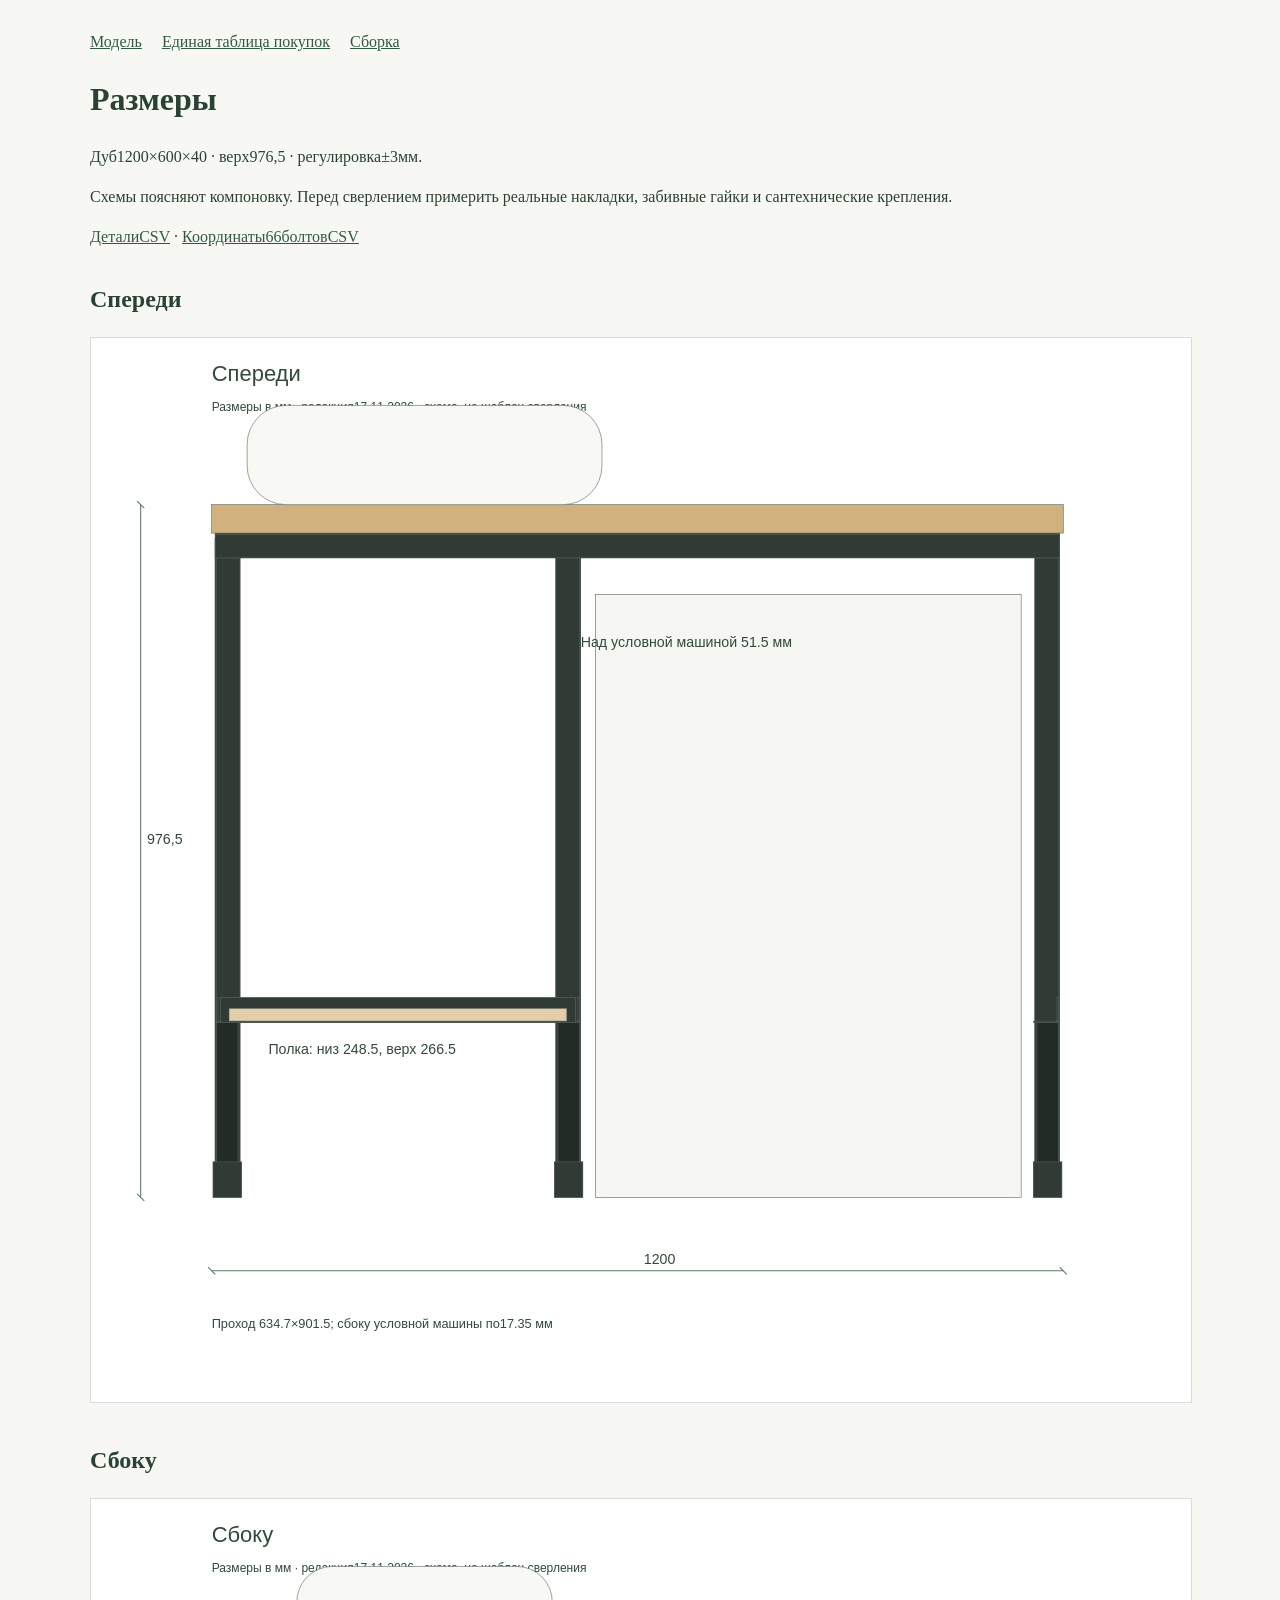
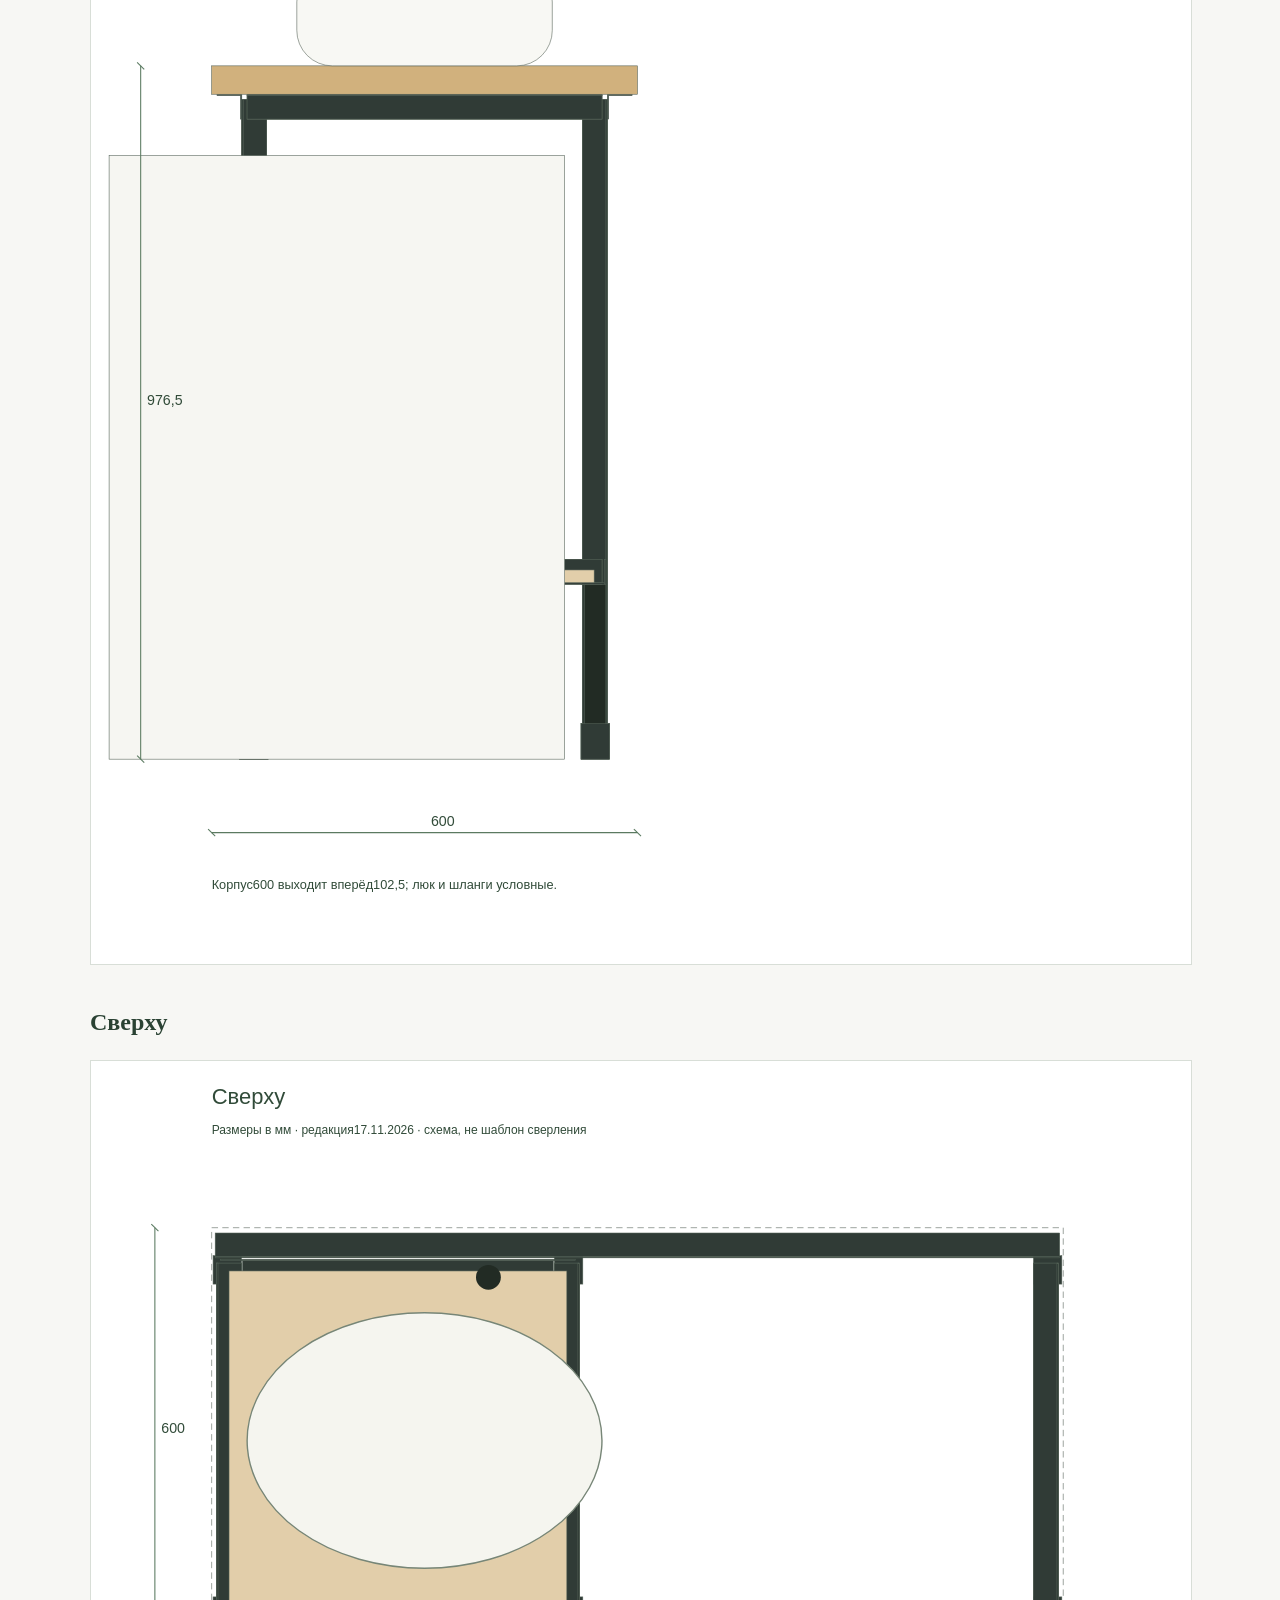
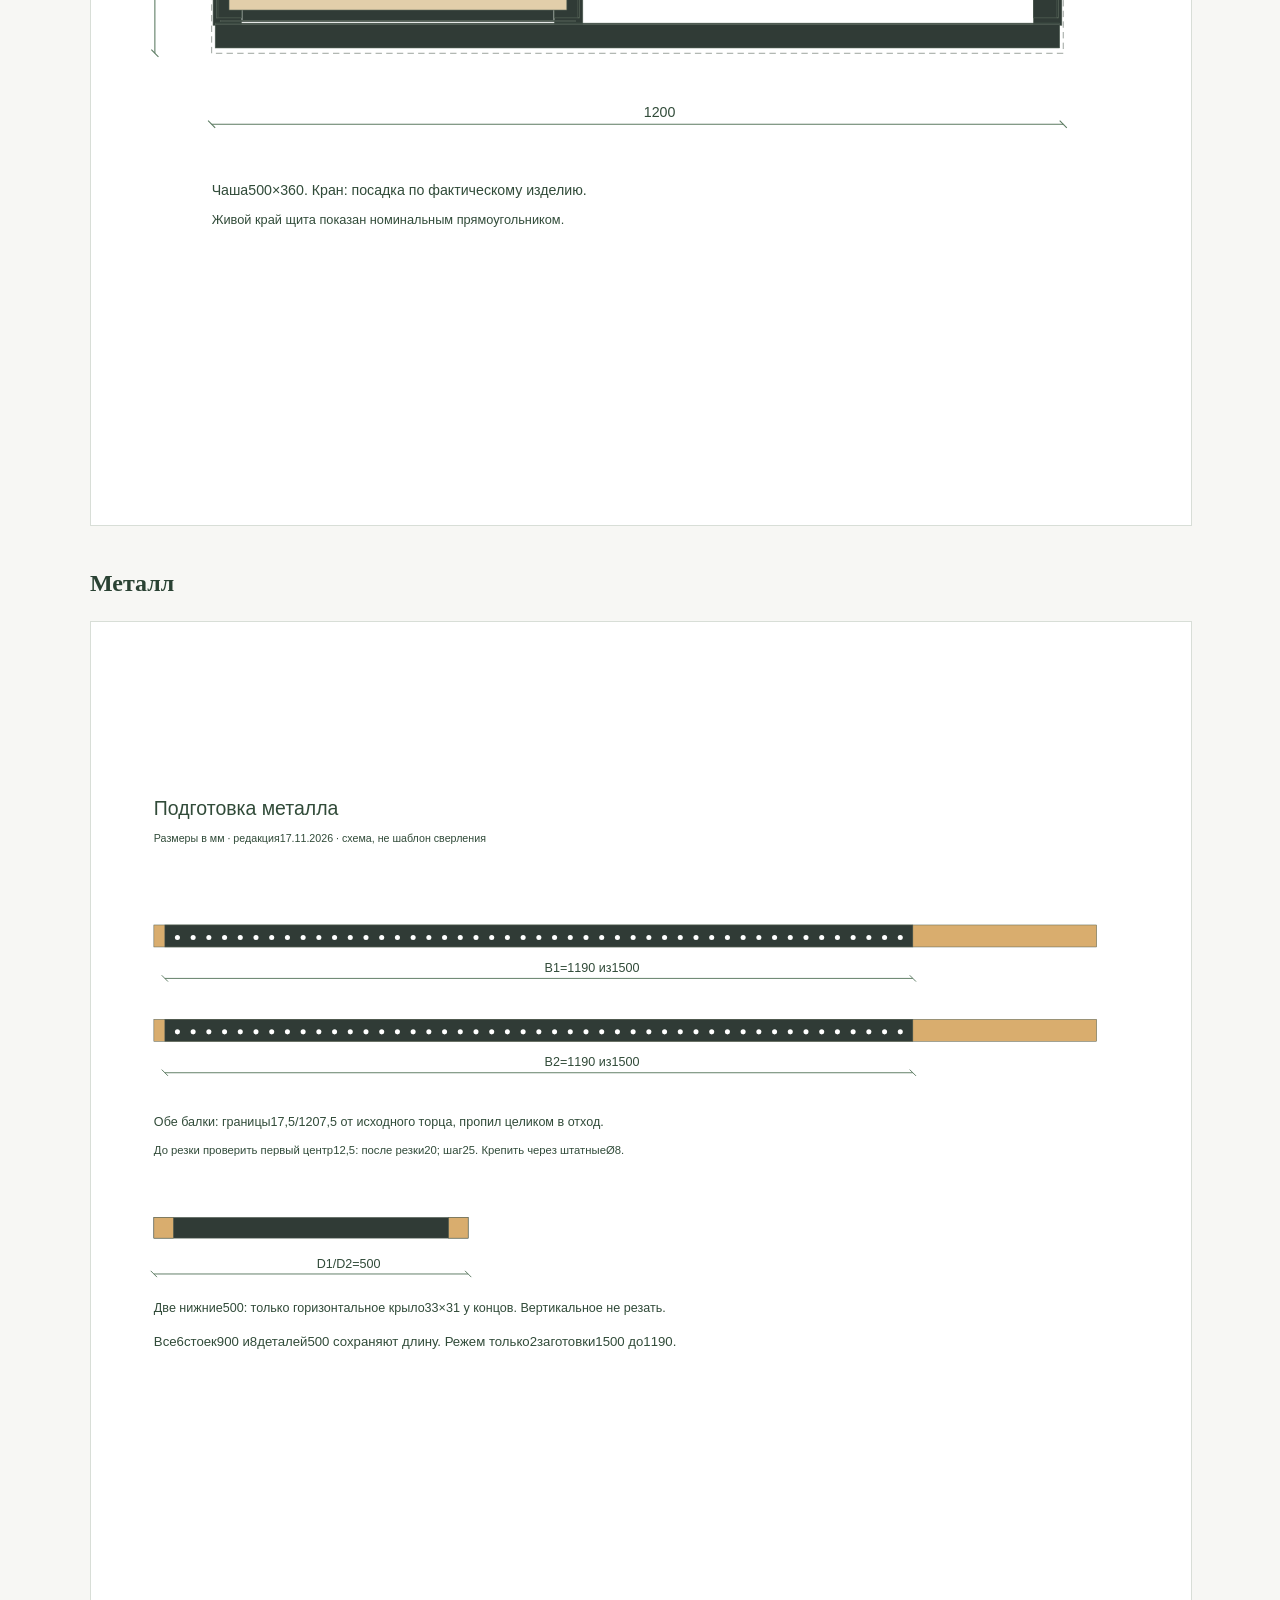
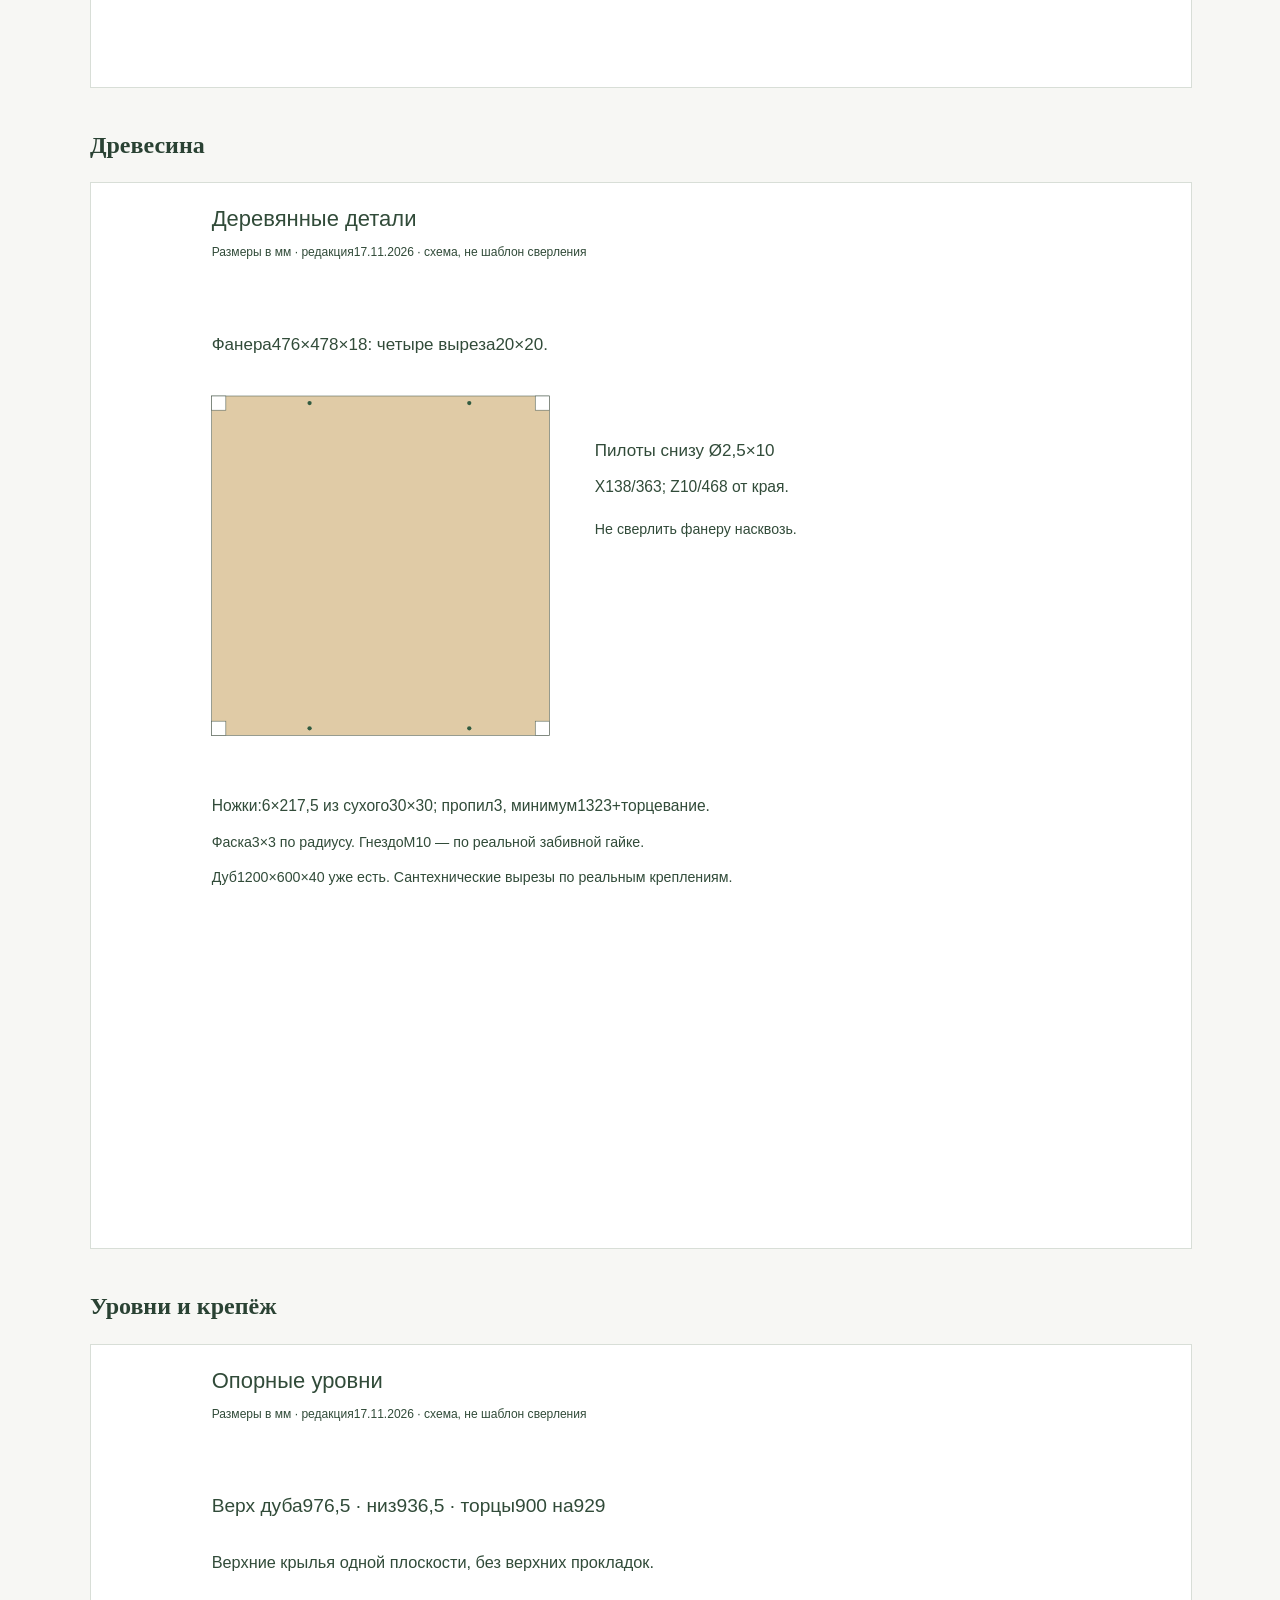
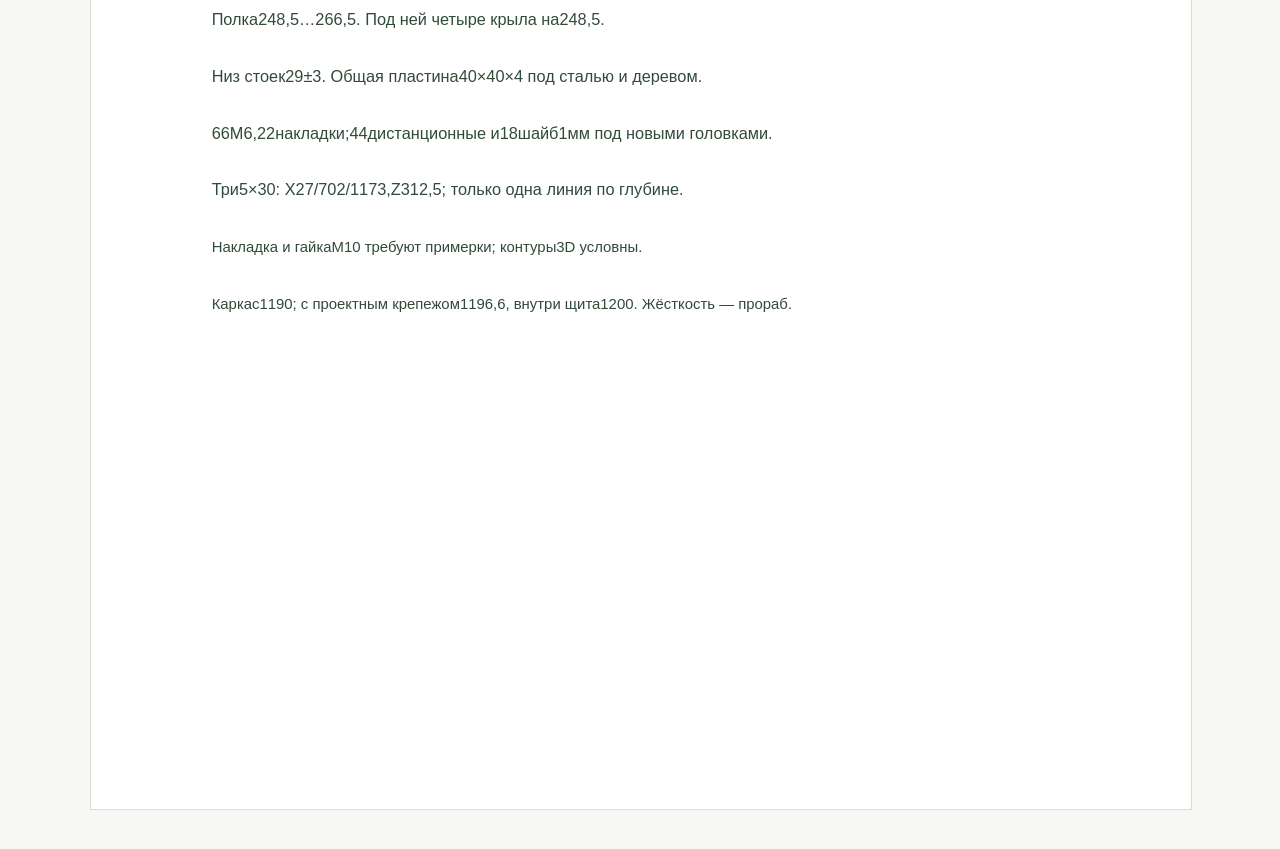
<file: underframe-final/plans/index.html>
<!doctype html><html lang="ru"><meta charset="utf-8"><meta name="viewport" content="width=device-width,initial-scale=1"><title>Размеры подстолья</title><style>body{font:16px/1.5 Segoe UI;margin:30px auto;max-width:1100px;padding:0 20px;background:#f7f7f4;color:#2a4233}a{color:#315b40}img{width:100%;height:auto;background:white;border:1px solid #d8ded7}section{margin:32px 0}h1{font-weight:550}nav{display:flex;gap:20px}</style><nav><a href="../index.html">Модель</a><a href="../materials/index.html">Единая таблица покупок</a><a href="../assembly/index.html">Сборка</a></nav><h1>Размеры</h1><p>Дуб1200×600×40 · верх976,5 · регулировка±3мм.</p><p>Схемы поясняют компоновку. Перед сверлением примерить реальные накладки, забивные гайки и сантехнические крепления.</p><p><a href="parts.csv">ДеталиCSV</a> · <a href="bolt-map.csv">Координаты66болтовCSV</a></p><section><h2>Спереди</h2><a href="front.svg"><img src="front.svg" alt="Спереди"></a></section><section><h2>Сбоку</h2><a href="side.svg"><img src="side.svg" alt="Сбоку"></a></section><section><h2>Сверху</h2><a href="top.svg"><img src="top.svg" alt="Сверху"></a></section><section><h2>Металл</h2><a href="stock.svg"><img src="stock.svg" alt="Металл"></a></section><section><h2>Древесина</h2><a href="wood.svg"><img src="wood.svg" alt="Древесина"></a></section><section><h2>Уровни и крепёж</h2><a href="joints.svg"><img src="joints.svg" alt="Уровни и крепёж"></a></section></html>
</file>
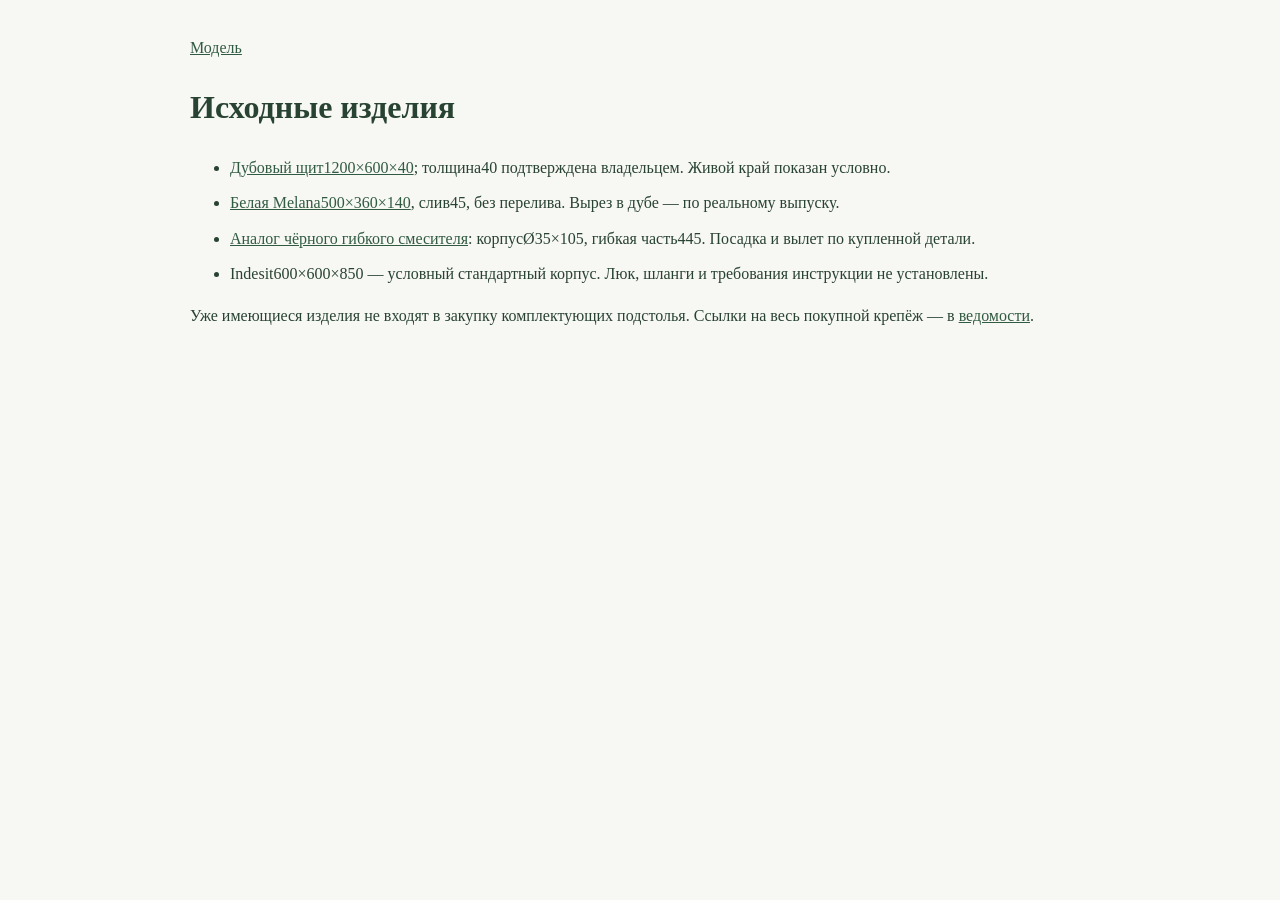
<file: underframe-final/sources.html>
<!doctype html><html lang="ru"><meta charset="utf-8"><meta name="viewport" content="width=device-width,initial-scale=1"><style>body{font:16px/1.6 Segoe UI;max-width:900px;margin:35px auto;padding:0 20px;color:#294332;background:#f7f7f4}a{color:#315b40}li{margin:10px 0}</style><title>Исходные изделия</title><a href="index.html">Модель</a><h1>Исходные изделия</h1><ul>
<li><a href="https://www.ozon.ru/product/1676256641/">Дубовый щит1200×600×40</a>; толщина40 подтверждена владельцем. Живой край показан условно.</li>
<li><a href="https://www.ozon.ru/product/276734331/">Белая Melana500×360×140</a>, слив45, без перелива. Вырез в дубе — по реальному выпуску.</li>
<li><a href="https://www.ozon.ru/product/5652221511/">Аналог чёрного гибкого смесителя</a>: корпусØ35×105, гибкая часть445. Посадка и вылет по купленной детали.</li>
<li>Indesit600×600×850 — условный стандартный корпус. Люк, шланги и требования инструкции не установлены.</li>
</ul><p>Уже имеющиеся изделия не входят в закупку комплектующих подстолья. Ссылки на весь покупной крепёж — в <a href="materials/index.html">ведомости</a>.</p></html>
</file>
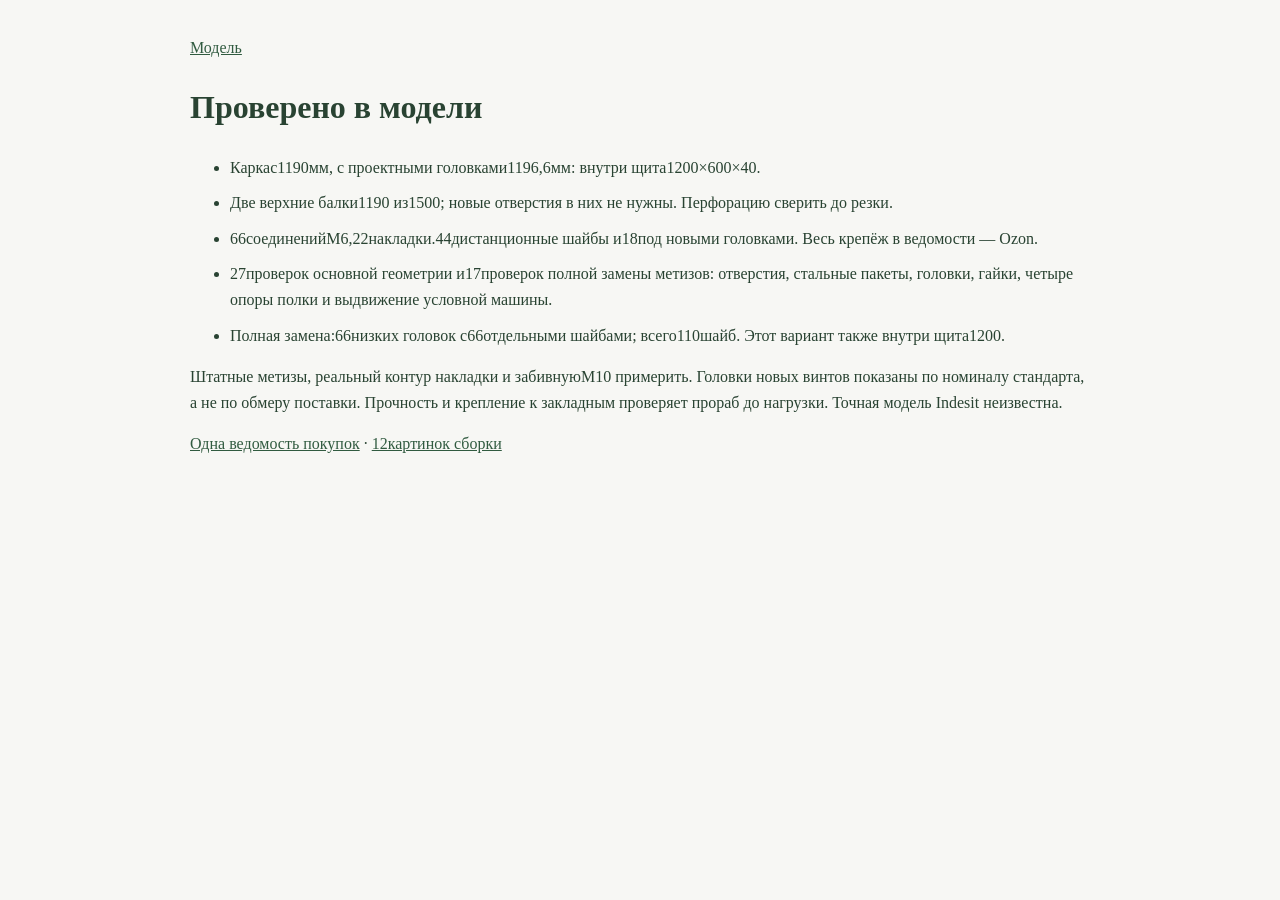
<file: underframe-final/verification.html>
<!doctype html><html lang="ru"><meta charset="utf-8"><meta name="viewport" content="width=device-width,initial-scale=1"><style>body{font:16px/1.6 Segoe UI;max-width:900px;margin:35px auto;padding:0 20px;color:#294332;background:#f7f7f4}a{color:#315b40}li{margin:10px 0}</style><title>Проверка подстолья</title><a href="index.html">Модель</a><h1>Проверено в модели</h1>
<ul><li>Каркас1190мм, с проектными головками1196,6мм: внутри щита1200×600×40.</li>
<li>Две верхние балки1190 из1500; новые отверстия в них не нужны. Перфорацию сверить до резки.</li>
<li>66соединенийМ6,22накладки.44дистанционные шайбы и18под новыми головками. Весь крепёж в ведомости — Ozon.</li>
<li>27проверок основной геометрии и17проверок полной замены метизов: отверстия, стальные пакеты, головки, гайки, четыре опоры полки и выдвижение условной машины.</li>
<li>Полная замена:66низких головок с66отдельными шайбами; всего110шайб. Этот вариант также внутри щита1200.</li></ul>
<p>Штатные метизы, реальный контур накладки и забивнуюМ10 примерить. Головки новых винтов показаны по номиналу стандарта, а не по обмеру поставки. Прочность и крепление к закладным проверяет прораб до нагрузки. Точная модель Indesit неизвестна.</p>
<p><a href="materials/index.html">Одна ведомость покупок</a> · <a href="assembly/index.html">12картинок сборки</a></p></html>
</file>
<file: style.css>
:root{font-family:"Segoe UI",Arial,sans-serif;color:#263b3a;background:#eff2f1;font-size:14px;font-weight:400;color-scheme:light}*{box-sizing:border-box}body{margin:0}header{height:76px;padding:14px 24px;background:#fbfcfb;border-bottom:1px solid #d4ddda;display:flex;align-items:center;justify-content:space-between;gap:20px}h1{font-size:26px;font-weight:600;margin:0;letter-spacing:-.6px}header p{margin:3px 0 0;color:#596e69;font-size:13px}.header-note{font-size:13px;color:#596e69}main{display:grid;grid-template-columns:minmax(0,1fr) 306px;min-height:calc(100vh - 76px)}#viewport{position:relative;height:calc(100vh - 76px);min-height:510px;overflow:hidden;background:#e8eeeb}#canvas-wrap{width:100%;height:100%;touch-action:none}canvas{display:block;width:100%;height:100%;outline-offset:-4px}#loading{position:absolute;inset:0;display:grid;place-items:center;background:#e8eeeb;z-index:3;font-size:18px}#view-caption{position:absolute;left:22px;top:20px;font-size:16px;font-weight:600;color:#31504a;pointer-events:none}#gesture{position:absolute;bottom:17px;left:22px;right:22px;color:#506a60;font-size:12px;text-align:center;pointer-events:none}aside{background:#fbfcfb;padding:18px 20px;max-height:calc(100vh - 76px);overflow-y:auto;border-left:1px solid #d4ddda}.control-section{display:grid;gap:10px;padding:0 0 18px;margin-bottom:18px;border-bottom:1px solid #dce3e0}.control-section.last{border-bottom:0;margin:0;padding:0}label,h2{font-size:14px;font-weight:600;margin:0}p{margin:0;line-height:1.5}.small{font-size:12px;color:#64756f;line-height:1.45}button,select{font:inherit;width:100%;min-height:38px;padding:8px 10px;border:1px solid #c2ceca;border-radius:5px;color:#263b3a;background:#fff}button{cursor:pointer;background:#e5eeea}button:hover{background:#d7e5df}button:active{background:#c9ddd3}button:focus-visible,select:focus-visible,input:focus-visible{outline:2px solid #246c60;outline-offset:2px}select{padding-right:24px}.check-list{display:grid;gap:9px}.check-list label,.checkbox{display:flex;align-items:center;gap:8px;font-weight:400}input[type=checkbox]{accent-color:#2b6b60;width:16px;height:16px;margin:0}input[type=range]{width:100%;accent-color:#2b6b60;margin:2px 0}output{font-weight:400;font-variant-numeric:tabular-nums}#clearance{padding-left:10px;border-left:3px solid #a7bfb4;font-size:13px}#selection{display:grid;gap:9px}#selection .dimension{font-size:18px;font-variant-numeric:tabular-nums;font-weight:600;color:#234b42}#selection a{color:#235e52;overflow-wrap:anywhere}.warn{color:#8b4e31!important}#save-view{background:#2b6156;border-color:#2b6156;color:white}#save-view:hover{background:#204f45}@media(max-width:850px){main{grid-template-columns:minmax(0,1fr) 270px}aside{padding:16px}}@media(max-width:650px){header{height:72px;padding:12px 16px}.header-note{display:none}h1{font-size:23px}main{display:block;min-height:0}#viewport{height:66vh;min-height:410px;max-height:640px}aside{max-height:none;overflow:visible;border-left:0;border-top:1px solid #d4ddda;padding:18px}.control-section{gap:12px}button,select{min-height:44px;font-size:16px}input[type=checkbox]{width:19px;height:19px}#gesture{font-size:11px;left:10px;right:10px;bottom:12px}#view-caption{top:14px;left:16px}#clearance{font-size:14px}}@media(prefers-reduced-motion:reduce){*{scroll-behavior:auto}}
</file>
